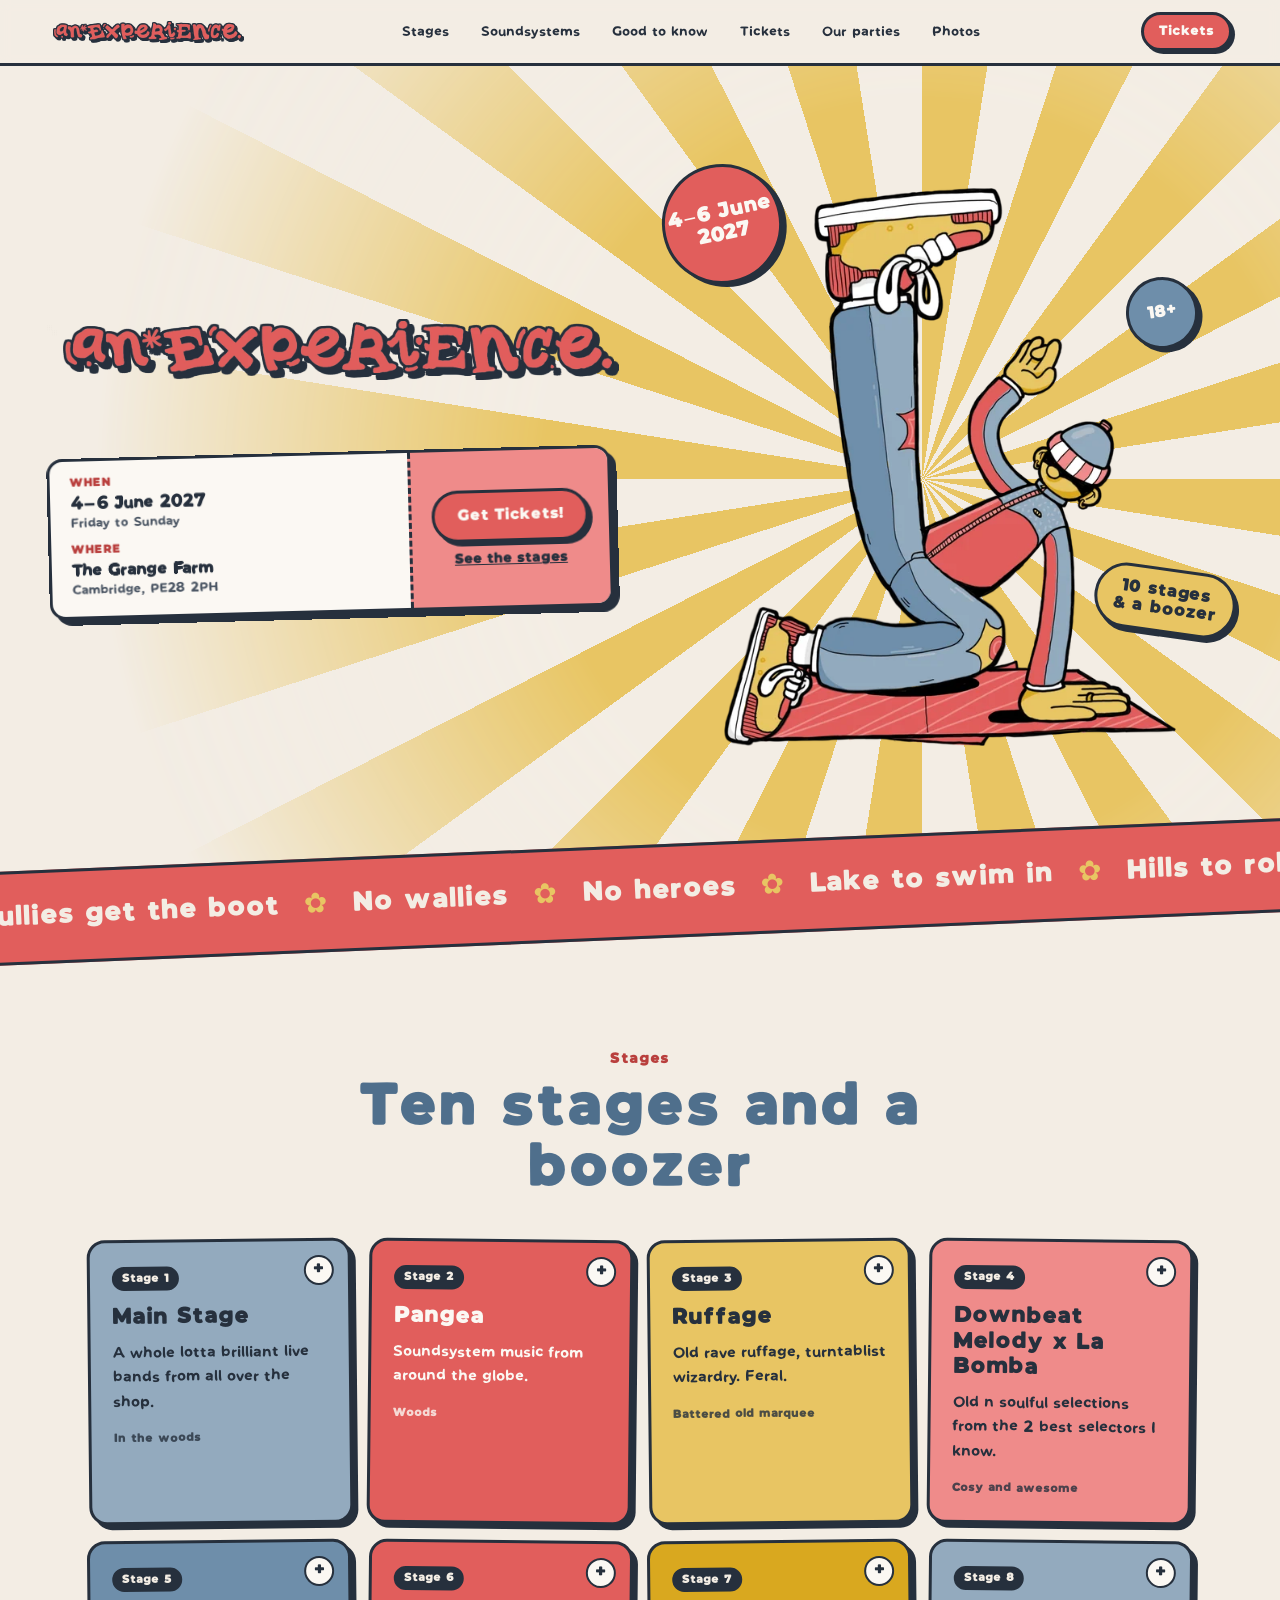
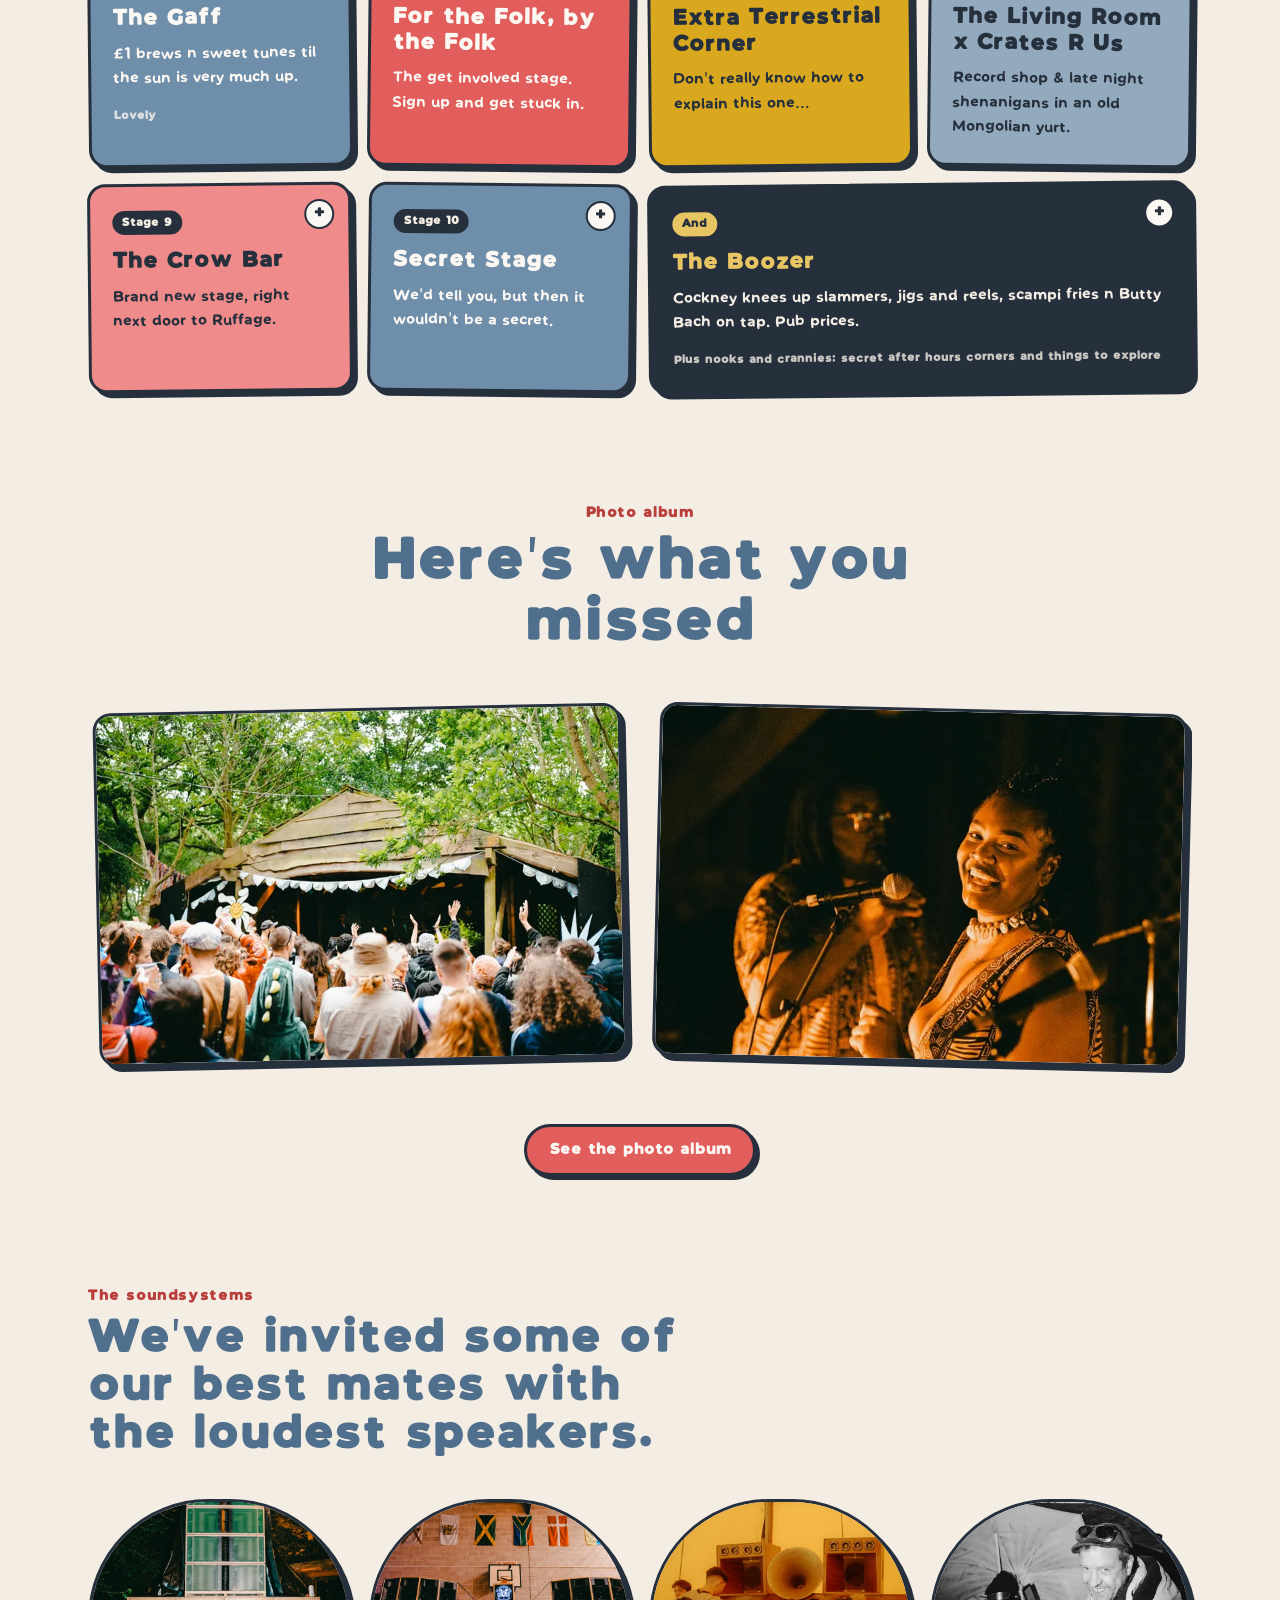
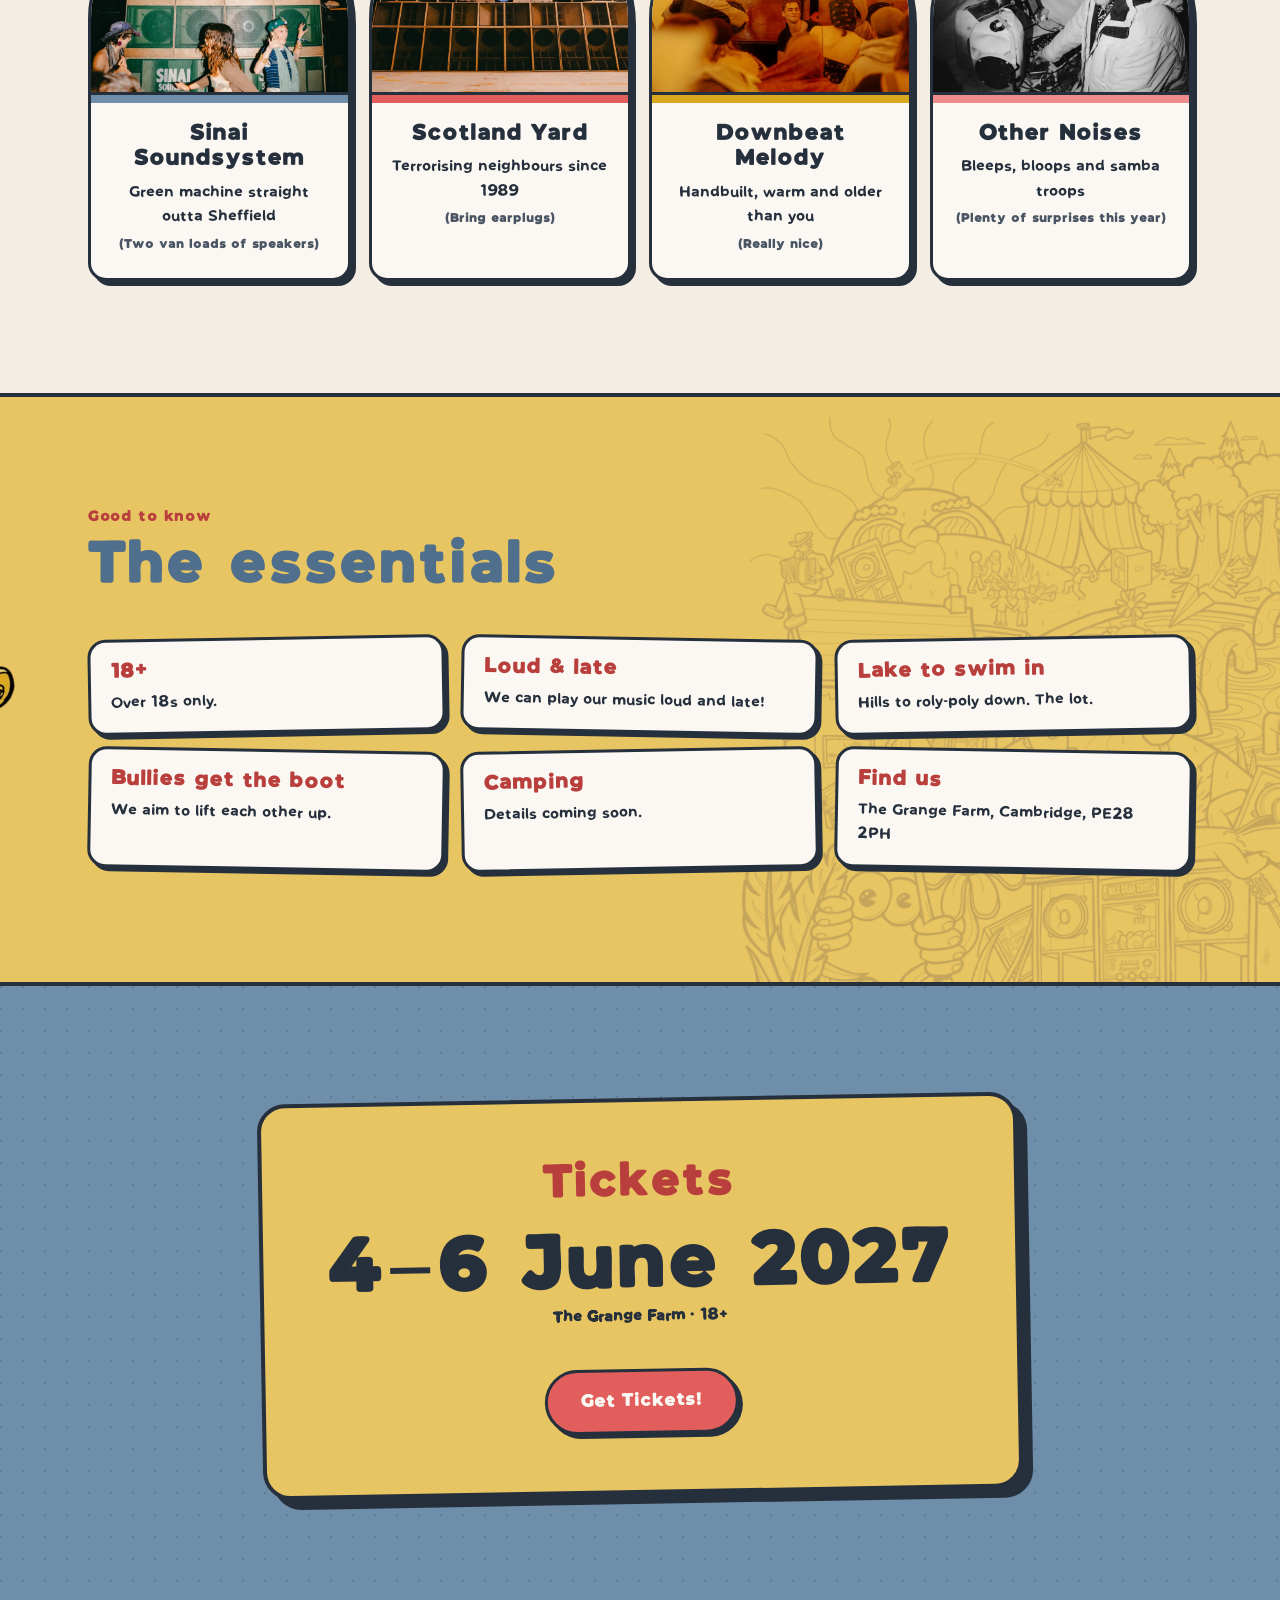
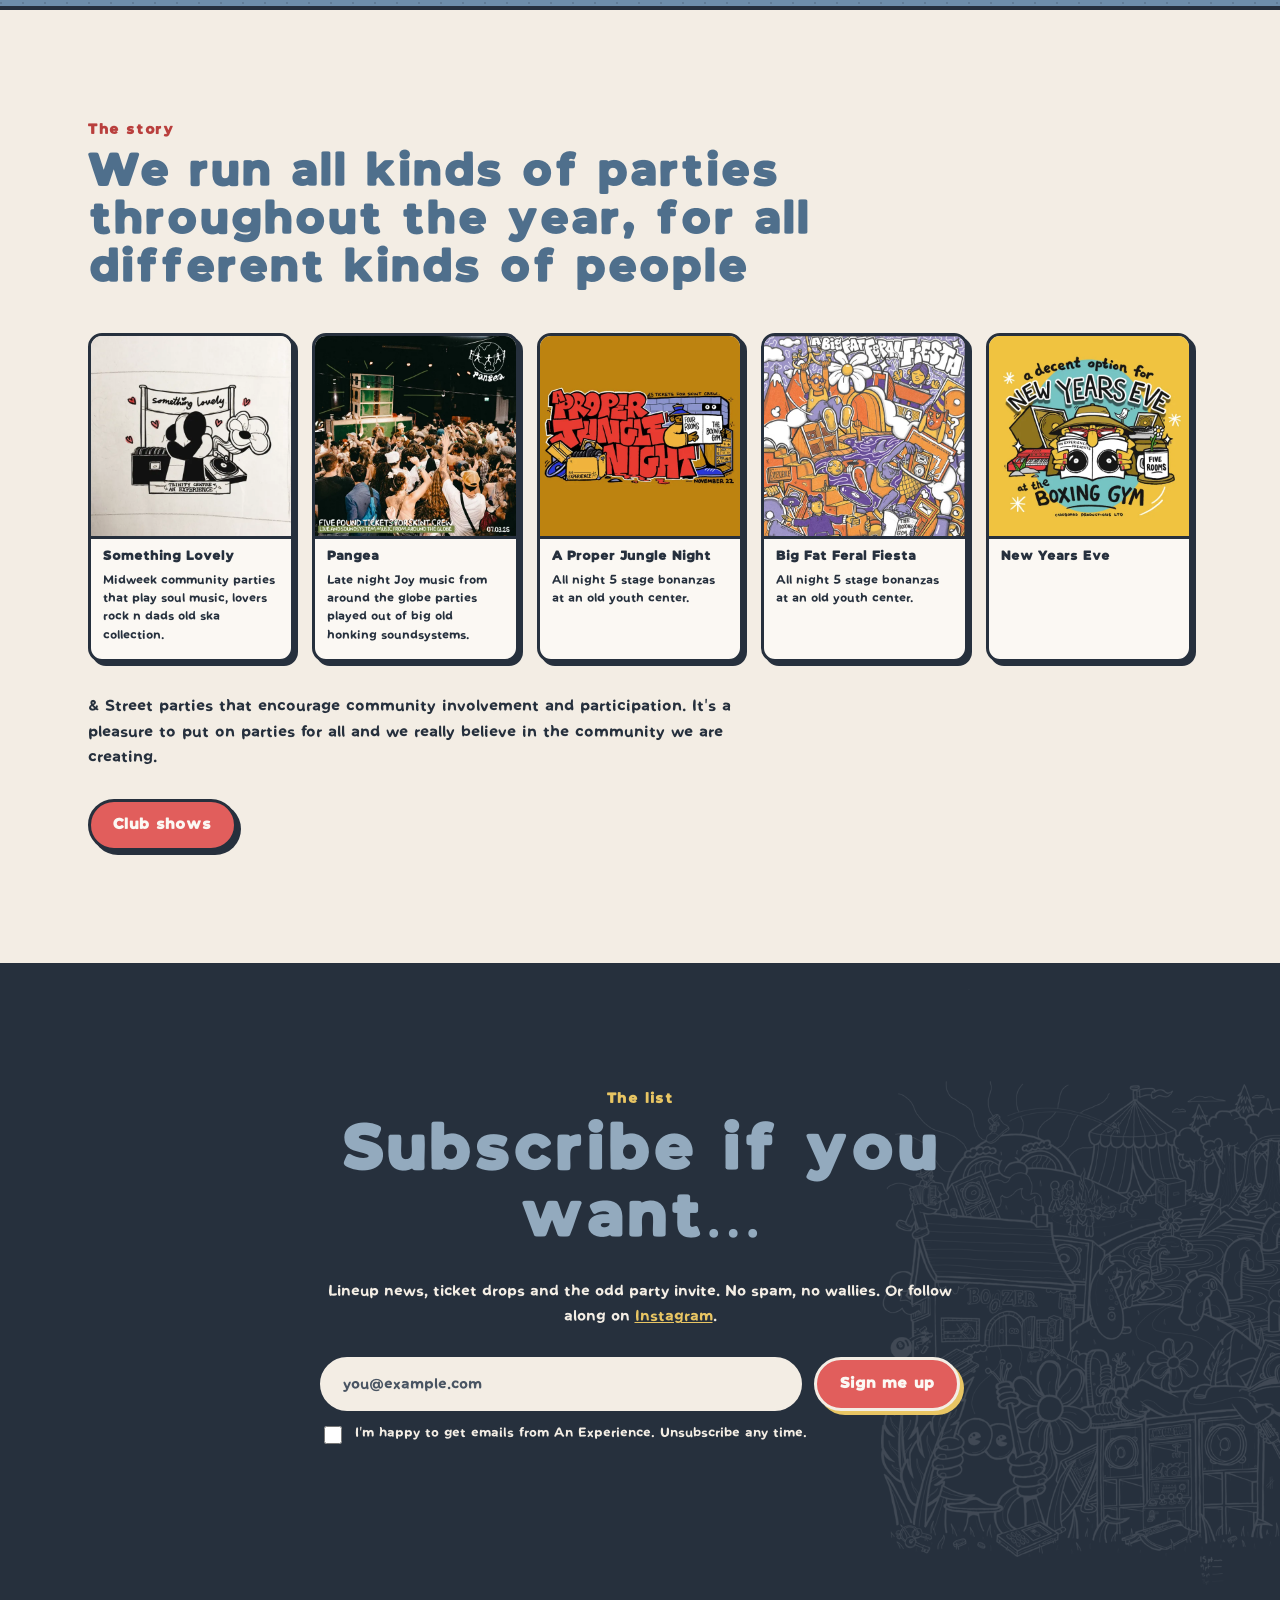
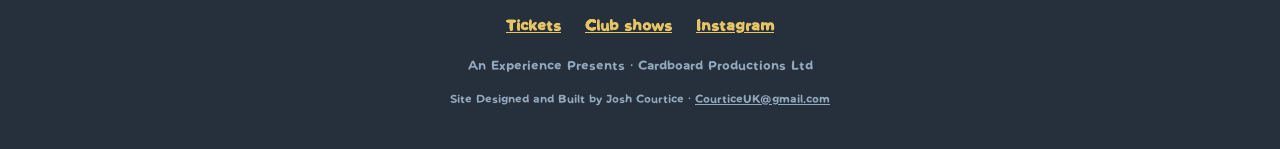
<file: index.html>
<!doctype html>
<html lang="en-GB">
<head>
  <meta charset="utf-8">
  <meta name="viewport" content="width=device-width, initial-scale=1">
  <title>An Experience Festival</title>
  <meta name="description" content="Music festival run by friends who love dancing. 4–6 June 2027 at The Grange Farm, Cambridge: ten stages, soundsystems, live bands, a lake and a proper boozer.">
  <meta name="robots" content="index, follow, max-image-preview:large">
  <meta property="og:site_name" content="An Experience Festival">
  <meta property="og:title" content="An Experience Festival">
  <meta property="og:description" content="A music festival run by a group of friends who love dancing. 4–6 June 2027, The Grange Farm, Cambridge.">
  <link rel="canonical" href="https://www.anexperience.co.uk/">
  <meta property="og:url" content="https://www.anexperience.co.uk/">
  <meta property="og:image" content="https://www.anexperience.co.uk/assets/img/og.jpg">
  <meta property="og:image:width" content="1200">
  <meta property="og:image:height" content="630">
  <meta property="og:image:alt" content="Illustrated festival map with the Boozer, a big top, a lake and the woods">
  <meta property="og:type" content="website">
  <meta property="og:locale" content="en_GB">
  <meta name="twitter:card" content="summary_large_image">
  <meta name="theme-color" content="#f3ede4">
  <link rel="icon" href="assets/img/favicon.svg" type="image/svg+xml">
  <link rel="preload" href="assets/fonts/chonkyboi.woff2" as="font" type="font/woff2" crossorigin>
  <link rel="preload" href="assets/fonts/comical-sans.woff2" as="font" type="font/woff2" crossorigin>
  <link rel="stylesheet" href="assets/css/styles.css">
  <script type="application/ld+json">
{
    "@context": "https://schema.org",
    "@type": "Festival",
    "name": "An Experience Festival 2027",
    "url": "https://www.anexperience.co.uk/",
    "image": ["https://www.anexperience.co.uk/assets/img/og.jpg"],
    "description": "A music festival run by a group of friends who love dancing. Ten stages and a boozer: live bands, soundsystems from around the globe, a lake to swim in and lots of nooks and crannies.",
    "startDate": "2027-06-04",
    "endDate": "2027-06-06",
    "eventStatus": "https://schema.org/EventScheduled",
    "eventAttendanceMode": "https://schema.org/OfflineEventAttendanceMode",
    "location": {
      "@type": "Place",
      "name": "The Grange Farm",
      "address": {
        "@type": "PostalAddress",
        "addressLocality": "Cambridge",
        "postalCode": "PE28 2PH",
        "addressCountry": "GB"
      }
    },
    "organizer": {
      "@type": "Organization",
      "name": "An Experience Presents",
      "sameAs": [
        "https://www.instagram.com/anexperience_presents/"
      ]
    },
    "offers": {
      "@type": "Offer",
      "url": "https://www.skiddle.com/e/43147330",
      "availability": "https://schema.org/InStock"
    },
    "typicalAgeRange": "18-"
  }
  </script>
</head>
<body>
  <a class="skip" href="#main">Skip to content</a>

  <header class="site-header">
    <a class="brand" href="#top"><img src="assets/img/logo-600.webp" width="600" height="56" alt="An Experience"></a>
    <button class="burger" type="button" aria-expanded="false" aria-controls="site-nav" aria-label="Menu"><span></span><span></span><span></span></button>
    <nav id="site-nav" aria-label="Main">
      <ul>
        <li><a href="#stages">Stages</a></li>
        <li><a href="#soundsystems">Soundsystems</a></li>
        <li><a href="#info">Good to know</a></li>
        <li><a href="#tickets">Tickets</a></li>
        <li><a href="#past">Our parties</a></li>
        <li><a href="photos.html">Photos</a></li>
      </ul>
    </nav>
    <a class="btn btn--small btn--red" href="https://www.skiddle.com/e/43147330" target="_blank" rel="noopener">Tickets</a>
  </header>

  <main id="main">
    <!-- HERO -->
    <section class="hero" id="top">
      <div class="hero__sun" aria-hidden="true"></div>
      <div class="hero__inner">
        <div class="hero__text">
          <h1 class="hero__title"><img src="assets/img/logo-1400.webp" width="1400" height="130" alt="An Experience Festival"></h1>

          <div class="ticket">
            <dl class="ticket__facts">
              <div>
                <dt>When</dt>
                <dd>4–6 June 2027 <small>Friday to Sunday</small></dd>
              </div>
              <div>
                <dt>Where</dt>
                <dd>The Grange Farm <small>Cambridge, PE28 2PH</small></dd>
              </div>
            </dl>
            <div class="ticket__stub">
              <a class="btn btn--red btn--jitter" href="https://www.skiddle.com/e/43147330" target="_blank" rel="noopener">Get Tickets!</a>
              <a class="ticket__link" href="#stages">See the stages</a>
            </div>
          </div>
        </div>

        <div class="hero__stage">
          <div class="hero__bboy" role="img" aria-label="Illustration of a b-boy in a beanie and tracksuit holding a freeze on a red mat, waving.">
            <!-- Arm sits behind the body (Josh's own layers) so the shoulder never shows a seam -->
            <img class="hero__bboy-arm" src="assets/img/bboy-arm-1000.webp" srcset="assets/img/bboy-arm-560.webp 560w, assets/img/bboy-arm-1000.webp 1000w" sizes="(min-width: 960px) 440px, 80vw" width="1000" height="1232" alt="">
            <img class="hero__bboy-body" src="assets/img/bboy-body-1000.webp" srcset="assets/img/bboy-body-560.webp 560w, assets/img/bboy-body-1000.webp 1000w" sizes="(min-width: 960px) 440px, 80vw" width="1000" height="1232" alt="">
          </div>
          <span class="sticker sticker--date" aria-hidden="true">4–6 June<br>2027</span>
          <span class="sticker sticker--stages" aria-hidden="true">10 stages<br>&amp; a boozer</span>
          <span class="sticker sticker--age" aria-hidden="true">18+</span>
        </div>
      </div>
    </section>

    <div class="ribbon" aria-hidden="true">
      <div class="ribbon__track">
        <span>Bullies get the boot</span><span>No wallies</span><span>No heroes</span><span>Lake to swim in</span><span>Hills to roly poly down</span><span>Loud and late</span><span>Bullies get the boot</span><span>No wallies</span><span>No heroes</span><span>Lake to swim in</span><span>Hills to roly poly down</span><span>Loud and late</span>
        <span>Bullies get the boot</span><span>No wallies</span><span>No heroes</span><span>Lake to swim in</span><span>Hills to roly poly down</span><span>Loud and late</span><span>Bullies get the boot</span><span>No wallies</span><span>No heroes</span><span>Lake to swim in</span><span>Hills to roly poly down</span><span>Loud and late</span>
      </div>
    </div>


    <!-- STAGES -->
    <section class="has-peeks stages-wrap" id="stages" aria-labelledby="stages-title">
      <div class="peek peek--left" style="--at: 8%; --size: 270px; --tilt: 6deg; --delay: 0s" aria-hidden="true"><img src="assets/img/peek/warehouse.webp" alt="" width="496" height="600" loading="lazy"></div>
      <div class="peek peek--right" style="--at: calc(100% - 380px); --size: 290px; --tilt: -5deg; --delay: 0s" aria-hidden="true"><img src="assets/img/peek/boozer.webp" alt="" width="600" height="479" loading="lazy"></div>
      <header class="section-head section-head--center">
        <p class="eyebrow">Stages</p>
        <h2 id="stages-title">Ten stages and a boozer</h2>
      </header>

      <div class="stages-board">
      <ol class="stages">
        <li class="stage stage--blue">
          <span class="stage__num">Stage 1</span>
          <h3><button class="stage__open" type="button" aria-expanded="false" aria-controls="stage-panel-1">Main Stage</button></h3>
          <p>A whole lotta brilliant live bands from all over the shop.</p>
          <p class="stage__where">In the woods</p>
        </li>
        <li class="stage stage--red">
          <span class="stage__num">Stage 2</span>
          <h3><button class="stage__open" type="button" aria-expanded="false" aria-controls="stage-panel-2">Pangea</button></h3>
          <p>Soundsystem music from around the globe.</p>
          <p class="stage__where">Woods</p>
        </li>
        <li class="stage stage--yellow">
          <span class="stage__num">Stage 3</span>
          <h3><button class="stage__open" type="button" aria-expanded="false" aria-controls="stage-panel-3">Ruffage</button></h3>
          <p>Old rave ruffage, turntablist wizardry. Feral.</p>
          <p class="stage__where">Battered old marquee</p>
        </li>
        <li class="stage stage--pink">
          <span class="stage__num">Stage 4</span>
          <h3><button class="stage__open" type="button" aria-expanded="false" aria-controls="stage-panel-4">Downbeat Melody x La Bomba</button></h3>
          <p>Old n soulful selections from the 2 best selectors I know.</p>
          <p class="stage__where">Cosy and awesome</p>
        </li>
        <li class="stage stage--slate">
          <span class="stage__num">Stage 5</span>
          <h3><button class="stage__open" type="button" aria-expanded="false" aria-controls="stage-panel-5">The Gaff</button></h3>
          <p>£1 brews n sweet tunes til the sun is very much up.</p>
          <p class="stage__where">Lovely</p>
        </li>
        <li class="stage stage--red">
          <span class="stage__num">Stage 6</span>
          <h3><button class="stage__open" type="button" aria-expanded="false" aria-controls="stage-panel-6">For the Folk, by the Folk</button></h3>
          <p>The get involved stage. Sign up and get stuck in.</p>
        </li>
        <li class="stage stage--mustard">
          <span class="stage__num">Stage 7</span>
          <h3><button class="stage__open" type="button" aria-expanded="false" aria-controls="stage-panel-7">Extra Terrestrial Corner</button></h3>
          <p>Don't really know how to explain this one…</p>
        </li>
        <li class="stage stage--blue">
          <span class="stage__num">Stage 8</span>
          <h3><button class="stage__open" type="button" aria-expanded="false" aria-controls="stage-panel-9">The Living Room x Crates R Us</button></h3>
          <p>Record shop &amp; late night shenanigans in an old Mongolian yurt.</p>
        </li>
        <li class="stage stage--pink">
          <span class="stage__num">Stage 9</span>
          <h3><button class="stage__open" type="button" aria-expanded="false" aria-controls="stage-panel-10">The Crow Bar</button></h3>
          <p>Brand new stage, right next door to Ruffage.</p>
        </li>
        <li class="stage stage--slate">
          <span class="stage__num">Stage 10</span>
          <h3><button class="stage__open" type="button" aria-expanded="false" aria-controls="stage-panel-11">Secret Stage</button></h3>
          <p>We'd tell you, but then it wouldn't be a secret.</p>
        </li>
        <li class="stage stage--ink">
          <span class="stage__num">And</span>
          <h3><button class="stage__open" type="button" aria-expanded="false" aria-controls="stage-panel-8">The Boozer</button></h3>
          <p>Cockney knees up slammers, jigs and reels, scampi fries n Butty Bach on tap. Pub prices.</p>
          <p class="stage__where">Plus nooks and crannies: secret after hours corners and things to explore</p>
        </li>
      </ol>

      <!-- Stage panels: one per card, opened by clicking the card.
           To add a photo, swap the img src (and write alt text). Put extra info in the stage-panel__body. -->
      <section class="stage-panel stage--blue" id="stage-panel-1" aria-labelledby="stage-panel-1-title" tabindex="-1" hidden>
        <button class="stage-panel__close" type="button" aria-label="Close Main Stage">&times;</button>
        <img class="stage-panel__photo" src="assets/img/stage-main-1200.webp" srcset="assets/img/stage-main-700.webp 700w, assets/img/stage-main-1200.webp 1200w" sizes="(max-width: 720px) 100vw, 600px" alt="A gospel choir on the Main Stage under the big An Experience sign, with the crowd's hands in the air" width="1200" height="1500" style="object-position: 50% 30%" loading="lazy">
        <div class="stage-panel__body">
          <span class="stage__num">Stage 1</span>
          <h3 id="stage-panel-1-title">Main Stage</h3>
          <p class="stage-panel__lede">A whole lotta brilliant live bands from all over the shop.</p>
            <p class="stage__where">In the woods</p>
          <p>Extended info coming soon. Who's playing, what it looks like, when it kicks off and anything else worth knowing.</p>
        </div>
      </section>
      <section class="stage-panel stage--red" id="stage-panel-2" aria-labelledby="stage-panel-2-title" tabindex="-1" hidden>
        <button class="stage-panel__close" type="button" aria-label="Close Pangea">&times;</button>
        <img class="stage-panel__photo" src="assets/img/stage-pangea-1200.webp" srcset="assets/img/stage-pangea-700.webp 700w, assets/img/stage-pangea-1200.webp 1200w" sizes="(max-width: 720px) 100vw, 600px" alt="A packed night-time crowd under glowing paper flowers and the Pangea lantern" width="1200" height="800" loading="lazy">
        <div class="stage-panel__body">
          <span class="stage__num">Stage 2</span>
          <h3 id="stage-panel-2-title">Pangea</h3>
          <p class="stage-panel__lede">Soundsystem music from around the globe.</p>
            <p class="stage__where">Woods</p>
          <p>Extended info coming soon. Who's playing, what it looks like, when it kicks off and anything else worth knowing.</p>
        </div>
      </section>
      <section class="stage-panel stage--yellow" id="stage-panel-3" aria-labelledby="stage-panel-3-title" tabindex="-1" hidden>
        <button class="stage-panel__close" type="button" aria-label="Close Ruffage">&times;</button>
        <img class="stage-panel__photo" src="assets/img/stage-ruffage-1200.webp" srcset="assets/img/stage-ruffage-700.webp 700w, assets/img/stage-ruffage-1200.webp 1200w" sizes="(max-width: 720px) 100vw, 600px" alt="Old vinyl records hanging from the roof of the Ruffage marquee over a packed crowd" width="1200" height="800" loading="lazy">
        <div class="stage-panel__body">
          <span class="stage__num">Stage 3</span>
          <h3 id="stage-panel-3-title">Ruffage</h3>
          <p class="stage-panel__lede">Old rave ruffage, turntablist wizardry. Feral.</p>
            <p class="stage__where">Battered old marquee</p>
          <p>Extended info coming soon. Who's playing, what it looks like, when it kicks off and anything else worth knowing.</p>
        </div>
      </section>
      <section class="stage-panel stage--pink" id="stage-panel-4" aria-labelledby="stage-panel-4-title" tabindex="-1" hidden>
        <button class="stage-panel__close" type="button" aria-label="Close Downbeat Melody x La Bomba">&times;</button>
        <img class="stage-panel__photo" src="assets/img/stage-downbeat-1200.webp" srcset="assets/img/stage-downbeat-700.webp 700w, assets/img/stage-downbeat-1200.webp 1200w" sizes="(max-width: 720px) 100vw, 600px" alt="A smiling selector in front of a wooden soundsystem with a big horn speaker" width="1200" height="1500" loading="lazy">
        <div class="stage-panel__body">
          <span class="stage__num">Stage 4</span>
          <h3 id="stage-panel-4-title">Downbeat Melody x La Bomba</h3>
          <p class="stage-panel__lede">Old n soulful selections from the 2 best selectors I know.</p>
            <p class="stage__where">Cosy and awesome</p>
          <p>Extended info coming soon. Who's playing, what it looks like, when it kicks off and anything else worth knowing.</p>
        </div>
      </section>
      <section class="stage-panel stage--slate" id="stage-panel-5" aria-labelledby="stage-panel-5-title" tabindex="-1" hidden>
        <button class="stage-panel__close" type="button" aria-label="Close The Gaff">&times;</button>
        <img class="stage-panel__photo" src="assets/img/stage-gaff-1200.webp" srcset="assets/img/stage-gaff-700.webp 700w, assets/img/stage-gaff-1200.webp 1200w" sizes="(max-width: 720px) 100vw, 600px" alt="People lounging on the grass outside The Gaff tea tent under bunting" width="1200" height="1800" loading="lazy">
        <div class="stage-panel__body">
          <span class="stage__num">Stage 5</span>
          <h3 id="stage-panel-5-title">The Gaff</h3>
          <p class="stage-panel__lede">£1 brews n sweet tunes til the sun is very much up.</p>
            <p class="stage__where">Lovely</p>
          <p>Extended info coming soon. Who's playing, what it looks like, when it kicks off and anything else worth knowing.</p>
        </div>
      </section>
      <section class="stage-panel stage--red" id="stage-panel-6" aria-labelledby="stage-panel-6-title" tabindex="-1" hidden>
        <button class="stage-panel__close" type="button" aria-label="Close For the Folk, by the Folk">&times;</button>
        <img class="stage-panel__photo" src="assets/img/stage-folk-1200.webp" srcset="assets/img/stage-folk-700.webp 700w, assets/img/stage-folk-1200.webp 1200w" sizes="(max-width: 720px) 100vw, 600px" alt="A packed crowd dancing to a fiddle band under a red and blue patterned tent roof" width="1200" height="800" loading="lazy">
        <div class="stage-panel__body">
          <span class="stage__num">Stage 6</span>
          <h3 id="stage-panel-6-title">For the Folk, by the Folk</h3>
          <p class="stage-panel__lede">The get involved stage. Sign up and get stuck in.</p>
          <p>Extended info coming soon. Who's playing, what it looks like, when it kicks off and anything else worth knowing.</p>
        </div>
      </section>
      <section class="stage-panel stage--mustard" id="stage-panel-7" aria-labelledby="stage-panel-7-title" tabindex="-1" hidden>
        <button class="stage-panel__close" type="button" aria-label="Close Extra Terrestrial Corner">&times;</button>
        <img class="stage-panel__photo" src="assets/img/stage-et-1200.webp" srcset="assets/img/stage-et-700.webp 700w, assets/img/stage-et-1200.webp 1200w" sizes="(max-width: 720px) 100vw, 600px" alt="A DJ in a green alien mask and dungarees scratching a blue record" width="1200" height="1500" loading="lazy">
        <div class="stage-panel__body">
          <span class="stage__num">Stage 7</span>
          <h3 id="stage-panel-7-title">Extra Terrestrial Corner</h3>
          <p class="stage-panel__lede">Don't really know how to explain this one…</p>
          <p>Extended info coming soon. Who's playing, what it looks like, when it kicks off and anything else worth knowing.</p>
        </div>
      </section>
      <section class="stage-panel stage--blue" id="stage-panel-9" aria-labelledby="stage-panel-9-title" tabindex="-1" hidden>
        <button class="stage-panel__close" type="button" aria-label="Close The Living Room x Crates R Us">&times;</button>
        <img class="stage-panel__photo" src="assets/img/stage-livingroom-1200.webp" srcset="assets/img/stage-livingroom-700.webp 700w, assets/img/stage-livingroom-1200.webp 1200w" sizes="(max-width: 720px) 100vw, 600px" alt="Inside the Mongolian yurt: a big soundsystem and DJ booth under the painted roof, with a rug, plants and a cuckoo clock" width="1200" height="800" loading="lazy">
        <div class="stage-panel__body">
          <span class="stage__num">Stage 8</span>
          <h3 id="stage-panel-9-title">The Living Room x Crates R Us</h3>
          <p class="stage-panel__lede">Record shop &amp; late night shenanigans in an old Mongolian yurt.</p>
          <p>Extended info coming soon.</p>
        </div>
      </section>
      <section class="stage-panel stage--pink" id="stage-panel-10" aria-labelledby="stage-panel-10-title" tabindex="-1" hidden>
        <button class="stage-panel__close" type="button" aria-label="Close The Crow Bar">&times;</button>
        <img class="stage-panel__photo" src="assets/img/stage-placeholder.svg" alt="" width="400" height="300" loading="lazy">
        <div class="stage-panel__body">
          <span class="stage__num">Stage 9</span>
          <h3 id="stage-panel-10-title">The Crow Bar</h3>
          <p class="stage-panel__lede">Brand new stage, right next door to Ruffage.</p>
          <p>Extended info coming soon.</p>
        </div>
      </section>
      <section class="stage-panel stage--slate" id="stage-panel-11" aria-labelledby="stage-panel-11-title" tabindex="-1" hidden>
        <button class="stage-panel__close" type="button" aria-label="Close Secret Stage">&times;</button>
        <img class="stage-panel__photo" src="assets/img/stage-placeholder.svg" alt="" width="400" height="300" loading="lazy">
        <div class="stage-panel__body">
          <span class="stage__num">Stage 10</span>
          <h3 id="stage-panel-11-title">Secret Stage</h3>
          <p class="stage-panel__lede">We'd tell you, but then it wouldn't be a secret.</p>
          <p>Keep your eyes peeled.</p>
        </div>
      </section>
      <section class="stage-panel stage--ink" id="stage-panel-8" aria-labelledby="stage-panel-8-title" tabindex="-1" hidden>
        <button class="stage-panel__close" type="button" aria-label="Close The Boozer">&times;</button>
        <img class="stage-panel__photo" src="assets/img/stage-boozer-1200.webp" srcset="assets/img/stage-boozer-700.webp 700w, assets/img/stage-boozer-1200.webp 1200w" sizes="(max-width: 720px) 100vw, 600px" alt="A bartender in a snail hat and hi-vis shouting cheerfully behind the Boozer bar" width="1200" height="1500" loading="lazy">
        <div class="stage-panel__body">
          <span class="stage__num">And</span>
          <h3 id="stage-panel-8-title">The Boozer</h3>
          <p class="stage-panel__lede">Cockney knees up slammers, jigs and reels, scampi fries n Butty Bach on tap. Pub prices.</p>
            <p class="stage__where">Plus nooks and crannies: secret after hours corners and things to explore</p>
          <p>Extended info coming soon. Who's playing, what it looks like, when it kicks off and anything else worth knowing.</p>
        </div>
      </section>
      </div>
    </section>

    <!-- PHOTOS: a carousel of favourites, all open the photo album -->
    <section class="has-peeks snaps" aria-labelledby="snaps-title">
      <div class="peek peek--left" style="--at: 22%; --size: 230px; --tilt: 10deg; --delay: 0s" aria-hidden="true"><img src="assets/img/peek/gramophone.webp" alt="" width="393" height="600" loading="lazy"></div>
      <header class="section-head section-head--center">
        <p class="eyebrow">Photo album</p>
        <h2 id="snaps-title">Here's what you missed</h2>
      </header>
      <!-- Carousel: shows these two photos, or every photo in the shared Google Drive
           folder once data-drive-folder and data-drive-key are filled in (see README). -->
      <div class="carousel" data-drive-folder="" data-drive-key="">
        <button class="carousel__btn carousel__btn--prev" type="button" aria-label="Previous photo">&#8249;</button>
        <ul class="carousel__track" aria-label="Festival photos">
          <li class="carousel__slide"><a class="snap" href="photos.html"><img src="assets/img/snap-crowd-1200.webp" srcset="assets/img/snap-crowd-700.webp 700w, assets/img/snap-crowd-1200.webp 1200w" sizes="(max-width: 720px) 100vw, 600px" width="1200" height="800" alt="A crowd with hands in the air in front of the wooden Main Stage in the woods" loading="lazy"></a></li>
          <li class="carousel__slide"><a class="snap" href="photos.html"><img src="assets/img/snap-singer-1200.webp" srcset="assets/img/snap-singer-700.webp 700w, assets/img/snap-singer-1200.webp 1200w" sizes="(max-width: 720px) 100vw, 600px" width="1200" height="800" alt="A singer in a cowrie shell necklace beaming at the camera on a warm-lit stage" loading="lazy"></a></li>
        </ul>
        <button class="carousel__btn carousel__btn--next" type="button" aria-label="Next photo">&#8250;</button>
      </div>
      <p class="snaps__more"><a class="btn btn--red" href="photos.html">See the photo album</a></p>
    </section>

    <!-- SOUNDSYSTEMS (copy from the current site's Soundsystems page) -->
    <section class="has-peeks systems-wrap" id="soundsystems" aria-labelledby="systems-title">
      <div class="peek peek--right" style="--at: 62%; --size: 150px; --tilt: -10deg; --delay: 0s" aria-hidden="true"><img src="assets/img/peek/speaker.webp" alt="" width="394" height="600" loading="lazy"></div>
      <div class="peek peek--left" style="--at: 58%; --size: 180px; --tilt: 9deg; --delay: 0s" aria-hidden="true"><img src="assets/img/peek/sub.webp" alt="" width="598" height="600" loading="lazy"></div>
      <header class="section-head">
        <p class="eyebrow">The soundsystems</p>
        <h2 id="systems-title">We've invited some of our best mates with the loudest speakers.</h2>
      </header>
      <!-- Swap each placeholder for a photo of the rig (4:3 landscape, around 800x600, in assets/img/soundsystems/) and add alt text. -->
      <ul class="systems">
        <li class="system system--slate">
          <img class="system__photo" src="assets/img/soundsystems/sinai.webp" width="800" height="600" alt="People dancing in front of Sinai Soundsystem's green speaker stack in the woods at night" loading="lazy">
          <div class="system__body">
            <h3><a class="system__link" href="https://www.instagram.com/sinaisound/" target="_blank" rel="noopener">Sinai Soundsystem</a></h3>
            <p>Green machine straight outta Sheffield</p>
            <p class="system__aside">(Two van loads of speakers)</p>
          </div>
        </li>
        <li class="system system--coral">
          <img class="system__photo" src="assets/img/soundsystems/scotland-yard.webp" width="800" height="600" alt="Scotland Yard Soundsystem's speaker wall lined up under flags in a sports hall" loading="lazy">
          <div class="system__body">
            <h3><a class="system__link" href="https://www.scotlandyardsound.co.uk/" target="_blank" rel="noopener">Scotland Yard</a></h3>
            <p>Terrorising neighbours since 1989</p>
            <p class="system__aside">(Bring earplugs)</p>
          </div>
        </li>
        <li class="system system--mustard">
          <img class="system__photo" src="assets/img/soundsystems/downbeat-melody.webp" width="800" height="600" alt="Downbeat Melody's wooden speaker boxes and big horn in a tipi, with people dancing" loading="lazy">
          <div class="system__body">
            <h3><a class="system__link" href="https://www.trinitybristol.org.uk/about/news/latest-news/in-conversation-steve-rice-and-downbeat-melody-soundsystem" target="_blank" rel="noopener">Downbeat Melody</a></h3>
            <p>Handbuilt, warm and older than you</p>
            <p class="system__aside">(Really nice)</p>
          </div>
        </li>
        <li class="system system--pink">
          <img class="system__photo" src="assets/img/soundsystems/other-noises.webp" width="800" height="600" alt="Other Noises at the controls of a homemade rig under an umbrella, grinning at the camera" loading="lazy">
          <div class="system__body">
            <h3>Other Noises</h3>
            <p>Bleeps, bloops and samba troops</p>
            <p class="system__aside">(Plenty of surprises this year)</p>
          </div>
        </li>
        <li class="peek peek--up peek--behind" style="--x: 87.5%; --size: 170px; --tilt: 8deg; --out: 28%; --delay: 0s" aria-hidden="true"><img src="assets/img/peek/speaker-stack.webp" alt="" width="480" height="600" loading="lazy"></li>
      </ul>
    </section>

    <!-- GOOD TO KNOW -->
    <section class="has-peeks info" id="info" aria-labelledby="info-title">
      <div class="peek peek--right" style="--at: 2%; --size: 260px; --tilt: -14deg; --delay: 0s" aria-hidden="true"><img src="assets/img/peek/biker.webp" alt="" width="427" height="600" loading="lazy"></div>
      <div class="peek peek--left" style="--at: 40%; --size: 230px; --tilt: 16deg; --delay: 0s" aria-hidden="true"><img src="assets/img/peek/bass.webp" alt="" width="324" height="600" loading="lazy"></div>
      <div class="info__inner">
        <header class="section-head">
          <p class="eyebrow">Good to know</p>
          <h2 id="info-title">The essentials</h2>
        </header>
        <ul class="facts">
        <li class="fact">
          <h3>18+</h3>
          <p>Over 18s only.</p>
        </li>
        <li class="fact">
          <h3>Loud &amp; late</h3>
          <p>We can play our music loud and late!</p>
        </li>
        <li class="fact">
          <h3>Lake to swim in</h3>
          <p>Hills to roly-poly down. The lot.</p>
        </li>
        <li class="fact">
          <h3>Bullies get the boot</h3>
          <p>We aim to lift each other up.</p>
        </li>
        <li class="fact">
          <h3>Camping</h3>
          <p>Details coming soon.</p>
        </li>
        <li class="fact">
          <h3>Find us</h3>
          <p>The Grange Farm, Cambridge, PE28 2PH</p>
        </li>
      </ul>
      </div>
    </section>

    <!-- TICKETS -->
    <section class="has-peeks tickets" id="tickets" aria-labelledby="tickets-title">
      <div class="peek peek--up peek--floor" style="--x: 9%; --size: 170px; --tilt: 4deg; --out: 6%; --delay: 0s" aria-hidden="true"><img src="assets/img/peek/sunflower.webp" alt="" width="205" height="600" loading="lazy"></div>
      <div class="peek peek--right" style="--at: 10%; --size: 290px; --tilt: -14deg; --delay: 0s" aria-hidden="true"><img src="assets/img/peek/bboy.webp" alt="" width="487" height="600" loading="lazy"></div>
      <div class="tickets__card">
        <h2 id="tickets-title">Tickets</h2>
        <div class="tickets__price">
          <span class="tickets__amount">4–6 June 2027</span>
          <span class="tickets__what">The Grange Farm · 18+</span>
        </div>
        <a class="btn btn--red btn--big" href="https://www.skiddle.com/e/43147330" target="_blank" rel="noopener">Get Tickets!</a>
      </div>
    </section>

    <!-- PAST PARTIES -->
    <section class="has-peeks past" id="past" aria-labelledby="past-title">
      <header class="section-head">
        <p class="eyebrow">The story</p>
        <h2 id="past-title">We run all kinds of parties throughout the year, for all different kinds of people</h2>
      </header>
      <ul class="past__grid">
        <li>
          <img src="assets/img/past-something-lovely.webp" width="600" height="600" loading="lazy" alt="Something Lovely illustration of two people embracing behind decks">
          <div class="past__text"><span>Something Lovely</span><p>Midweek community parties that play soul music, lovers rock n dads old ska collection.</p></div>
        </li>
        <li>
          <img src="assets/img/past-pangea.webp" width="600" height="600" loading="lazy" alt="A packed dancefloor at Pangea">
          <div class="past__text"><span>Pangea</span><p>Late night Joy music from around the globe parties played out of big old honking soundsystems.</p></div>
        </li>
        <li>
          <img src="assets/img/past-jungle-night.webp" width="600" height="600" loading="lazy" alt="A Proper Jungle Night flyer">
          <div class="past__text"><span>A Proper Jungle Night</span><p>All night 5 stage bonanzas at an old youth center.</p></div>
        </li>
        <li>
          <img src="assets/img/past-feral-fiesta.webp" width="600" height="600" loading="lazy" alt="A Big Fat Feral Fiesta illustrated flyer">
          <div class="past__text"><span>Big Fat Feral Fiesta</span><p>All night 5 stage bonanzas at an old youth center.</p></div>
        </li>
        <li>
          <img src="assets/img/past-nye.webp" width="600" height="600" loading="lazy" alt="A decent option for New Years Eve flyer">
          <div class="past__text"><span>New Years Eve</span></div>
        </li>
      </ul>
      <p class="past__outro">&amp; Street parties that encourage community involvement and participation. It's a pleasure to put on parties for all and we really believe in the community we are creating.</p>
      <p class="past__more"><a class="btn btn--red" href="https://www.headfirstbristol.co.uk/checkout/anexperiencepresents-" target="_blank" rel="noopener">Club shows</a></p>
    </section>

    <!-- NEWSLETTER -->
    <section class="newsletter" id="newsletter" aria-labelledby="newsletter-title">
      <div class="newsletter__inner">
        <p class="eyebrow">The list</p>
        <h2 id="newsletter-title">Subscribe if you want…</h2>
        <p>Lineup news, ticket drops and the odd party invite. No spam, no wallies. Or follow along on <a href="https://www.instagram.com/anexperience_presents/" target="_blank" rel="noopener">Instagram</a>.</p>
        <!-- PLACEHOLDER: set action to the mailing list provider's endpoint -->
        <form class="signup" action="#" method="post" novalidate>
          <label class="visually-hidden" for="email">Email address</label>
          <input id="email" name="email" type="email" autocomplete="email" placeholder="you@example.com" required>
          <button class="btn btn--red" type="submit">Sign me up</button>
          <label class="signup__consent">
            <input type="checkbox" name="consent" required>
            <span>I'm happy to get emails from An Experience. Unsubscribe any time.</span>
          </label>
          <p class="signup__msg" role="status" aria-live="polite"></p>
        </form>
      </div>
    </section>
  </main>

  <footer class="site-footer">
    <ul class="site-footer__links">
      <li><a href="https://www.skiddle.com/e/43147330" target="_blank" rel="noopener">Tickets</a></li>
      <li><a href="https://www.headfirstbristol.co.uk/checkout/anexperiencepresents-" target="_blank" rel="noopener">Club shows</a></li>
      <li><a href="https://www.instagram.com/anexperience_presents/" target="_blank" rel="noopener">Instagram</a></li>
    </ul>
    <p class="site-footer__small">An Experience Presents · Cardboard Productions Ltd</p>
    <p class="site-footer__small site-footer__credit">Site Designed and Built by Josh Courtice · <a href="mailto:CourticeUK@gmail.com">CourticeUK@gmail.com</a></p>
  </footer>

  <script src="assets/js/main.js" defer></script>
  <script src="assets/js/carousel.js" defer></script>
</body>
</html>
</file>
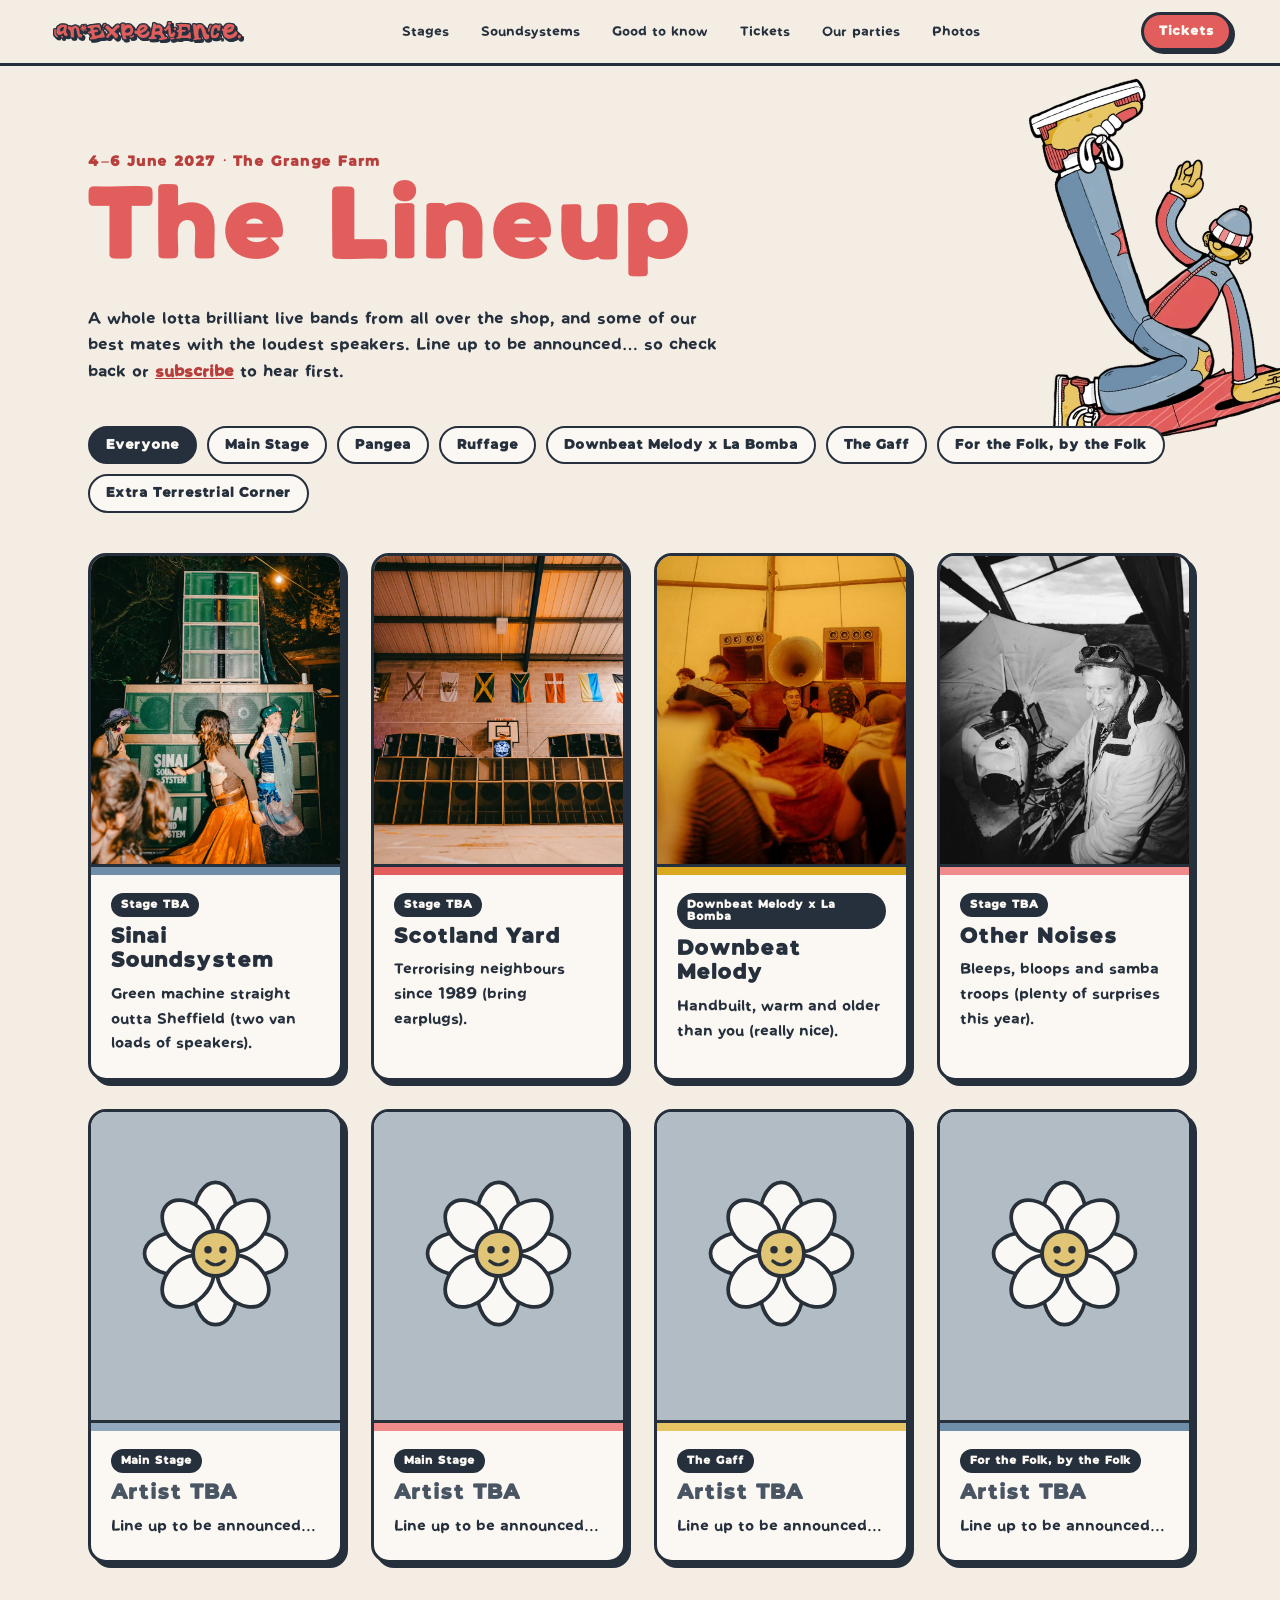
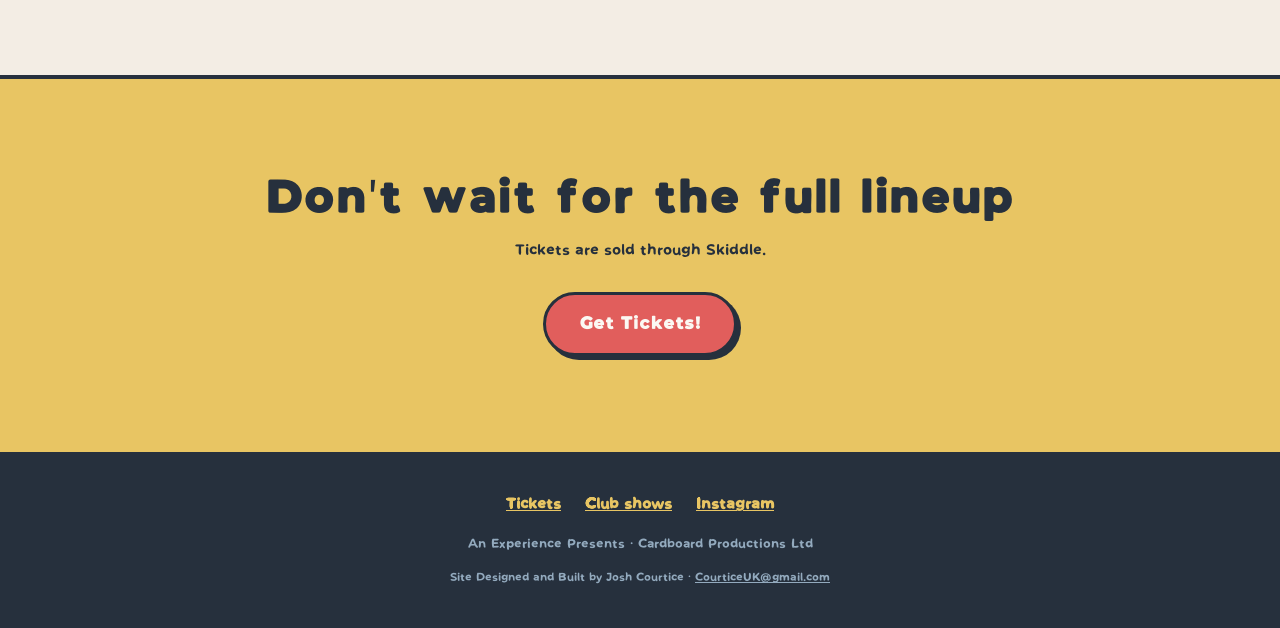
<file: lineup.html>
<!doctype html>
<html lang="en-GB">
<head>
  <meta charset="utf-8">
  <meta name="viewport" content="width=device-width, initial-scale=1">
  <title>The Lineup · An Experience Festival</title>
  <meta name="description" content="Who's playing An Experience Festival, 4–6 June 2027 at The Grange Farm, Cambridge. Lineup to be announced.">
  <meta name="robots" content="noindex, follow">
  <meta property="og:site_name" content="An Experience Festival">
  <meta property="og:title" content="The Lineup · An Experience Festival">
  <meta property="og:description" content="A music festival run by a group of friends who love dancing. 4–6 June 2027, The Grange Farm, Cambridge.">
  <link rel="canonical" href="https://www.anexperience.co.uk/lineup.html">
  <meta property="og:url" content="https://www.anexperience.co.uk/lineup.html">
  <meta property="og:image" content="https://www.anexperience.co.uk/assets/img/og.jpg">
  <meta property="og:image:width" content="1200">
  <meta property="og:image:height" content="630">
  <meta property="og:image:alt" content="Illustrated festival map with the Boozer, a big top, a lake and the woods">
  <meta property="og:type" content="website">
  <meta property="og:locale" content="en_GB">
  <meta name="twitter:card" content="summary_large_image">
  <meta name="theme-color" content="#f3ede4">
  <link rel="icon" href="assets/img/favicon.svg" type="image/svg+xml">
  <link rel="preload" href="assets/fonts/chonkyboi.woff2" as="font" type="font/woff2" crossorigin>
  <link rel="preload" href="assets/fonts/comical-sans.woff2" as="font" type="font/woff2" crossorigin>
  <link rel="stylesheet" href="assets/css/styles.css">
</head>
<body>
  <a class="skip" href="#main">Skip to content</a>

  <header class="site-header">
    <a class="brand" href="index.html"><img src="assets/img/logo-600.webp" width="600" height="56" alt="An Experience"></a>
    <button class="burger" type="button" aria-expanded="false" aria-controls="site-nav" aria-label="Menu"><span></span><span></span><span></span></button>
    <nav id="site-nav" aria-label="Main">
      <ul>
        <li><a href="index.html#stages">Stages</a></li>
        <li><a href="index.html#soundsystems">Soundsystems</a></li>
        <li><a href="index.html#info">Good to know</a></li>
        <li><a href="index.html#tickets">Tickets</a></li>
        <li><a href="index.html#past">Our parties</a></li>
        <li><a href="photos.html">Photos</a></li>
      </ul>
    </nav>
    <a class="btn btn--small btn--red" href="https://www.skiddle.com/e/43147330" target="_blank" rel="noopener">Tickets</a>
  </header>

  <main id="main">
    <section class="has-peeks page-hero">
      <div class="peek peek--right" style="--at: 4%; --size: 290px; --tilt: -14deg; --delay: 0s" aria-hidden="true"><img src="assets/img/peek/bboy.webp" alt="" width="487" height="600" loading="lazy"></div>
      <p class="eyebrow">4–6 June 2027 · The Grange Farm</p>
      <h1 class="page-hero__title">The Lineup</h1>
      <p class="page-hero__lede">A whole lotta brilliant live bands from all over the shop, and some of our best mates with the loudest speakers. Line up to be announced… so check back or <a href="index.html#newsletter">subscribe</a> to hear first.</p>
    </section>

    <section class="has-peeks lineup-page" aria-label="Artists">
      <div class="chips" role="group" aria-label="Filter by stage" hidden>
          <button type="button" class="chip" data-filter="all" aria-pressed="true">Everyone</button>
          <button type="button" class="chip" data-filter="main" aria-pressed="false">Main Stage</button>
          <button type="button" class="chip" data-filter="pangea" aria-pressed="false">Pangea</button>
          <button type="button" class="chip" data-filter="ruffage" aria-pressed="false">Ruffage</button>
          <button type="button" class="chip" data-filter="downbeat" aria-pressed="false">Downbeat Melody x La Bomba</button>
          <button type="button" class="chip" data-filter="gaff" aria-pressed="false">The Gaff</button>
          <button type="button" class="chip" data-filter="folk" aria-pressed="false">For the Folk, by the Folk</button>
          <button type="button" class="chip" data-filter="et" aria-pressed="false">Extra Terrestrial Corner</button>
      </div>

      <!--
        To add an artist, copy one <li> below and change:
        - data-stage: main, pangea, ruffage, downbeat, gaff, folk, et (or tba)
        - the photo src (a 4:5 portrait, around 800x1000, saved in assets/img/artists/)
        - alt text describing the photo, e.g. "Sinai Soundsystem behind the decks"
        - the stage label, name and description
        Remove the artist--tba class once it's a real act.
      -->
      <ul class="artists">
        <li class="artist artist--slate" data-stage="tba">
          <img class="artist__photo" src="assets/img/artists/sinai.webp" width="800" height="1000" alt="Dancers in front of Sinai Soundsystem's green speaker stack at night" loading="lazy">
          <div class="artist__body">
            <span class="artist__stage">Stage TBA</span>
            <h2 class="artist__name">Sinai Soundsystem</h2>
            <p>Green machine straight outta Sheffield (two van loads of speakers).</p>
          </div>
        </li>
        <li class="artist artist--coral" data-stage="tba">
          <img class="artist__photo" src="assets/img/artists/scotland-yard.webp" width="800" height="1000" alt="Scotland Yard Soundsystem's speaker wall lined up under flags in a sports hall" loading="lazy">
          <div class="artist__body">
            <span class="artist__stage">Stage TBA</span>
            <h2 class="artist__name">Scotland Yard</h2>
            <p>Terrorising neighbours since 1989 (bring earplugs).</p>
          </div>
        </li>
        <li class="artist artist--mustard" data-stage="downbeat">
          <img class="artist__photo" src="assets/img/artists/downbeat-melody.webp" width="800" height="1000" alt="Downbeat Melody's wooden speaker boxes and big horn in a tipi, with people dancing" loading="lazy">
          <div class="artist__body">
            <span class="artist__stage">Downbeat Melody x La Bomba</span>
            <h2 class="artist__name">Downbeat Melody</h2>
            <p>Handbuilt, warm and older than you (really nice).</p>
          </div>
        </li>
        <li class="artist artist--pink" data-stage="tba">
          <img class="artist__photo" src="assets/img/artists/other-noises.webp" width="800" height="1000" alt="Other Noises at the controls of a homemade rig under an umbrella, grinning at the camera" loading="lazy">
          <div class="artist__body">
            <span class="artist__stage">Stage TBA</span>
            <h2 class="artist__name">Other Noises</h2>
            <p>Bleeps, bloops and samba troops (plenty of surprises this year).</p>
          </div>
        </li>
        <li class="artist artist--blue artist--tba" data-stage="main">
          <img class="artist__photo" src="assets/img/artist-placeholder.svg" width="400" height="500" alt="" loading="lazy">
          <div class="artist__body">
            <span class="artist__stage">Main Stage</span>
            <h2 class="artist__name">Artist TBA</h2>
            <p>Line up to be announced…</p>
          </div>
        </li>
        <li class="artist artist--pink artist--tba" data-stage="main">
          <img class="artist__photo" src="assets/img/artist-placeholder.svg" width="400" height="500" alt="" loading="lazy">
          <div class="artist__body">
            <span class="artist__stage">Main Stage</span>
            <h2 class="artist__name">Artist TBA</h2>
            <p>Line up to be announced…</p>
          </div>
        </li>
        <li class="artist artist--butter artist--tba" data-stage="gaff">
          <img class="artist__photo" src="assets/img/artist-placeholder.svg" width="400" height="500" alt="" loading="lazy">
          <div class="artist__body">
            <span class="artist__stage">The Gaff</span>
            <h2 class="artist__name">Artist TBA</h2>
            <p>Line up to be announced…</p>
          </div>
        </li>
        <li class="artist artist--slate artist--tba" data-stage="folk">
          <img class="artist__photo" src="assets/img/artist-placeholder.svg" width="400" height="500" alt="" loading="lazy">
          <div class="artist__body">
            <span class="artist__stage">For the Folk, by the Folk</span>
            <h2 class="artist__name">Artist TBA</h2>
            <p>Line up to be announced…</p>
          </div>
        </li>
      </ul>
      <p class="artists__empty" hidden>No one announced for this stage yet. Watch this space.</p>
    </section>

    <section class="lineup-cta">
      <h2>Don't wait for the full lineup</h2>
      <p>Tickets are sold through Skiddle.</p>
      <a class="btn btn--red btn--big" href="https://www.skiddle.com/e/43147330" target="_blank" rel="noopener">Get Tickets!</a>
    </section>
  </main>

  <footer class="site-footer">
    <ul class="site-footer__links">
      <li><a href="https://www.skiddle.com/e/43147330" target="_blank" rel="noopener">Tickets</a></li>
      <li><a href="https://www.headfirstbristol.co.uk/checkout/anexperiencepresents-" target="_blank" rel="noopener">Club shows</a></li>
      <li><a href="https://www.instagram.com/anexperience_presents/" target="_blank" rel="noopener">Instagram</a></li>
    </ul>
    <p class="site-footer__small">An Experience Presents · Cardboard Productions Ltd</p>
    <p class="site-footer__small site-footer__credit">Site Designed and Built by Josh Courtice · <a href="mailto:CourticeUK@gmail.com">CourticeUK@gmail.com</a></p>
  </footer>

  <script src="assets/js/main.js" defer></script>
  <script src="assets/js/lineup.js" defer></script>
</body>
</html>
</file>
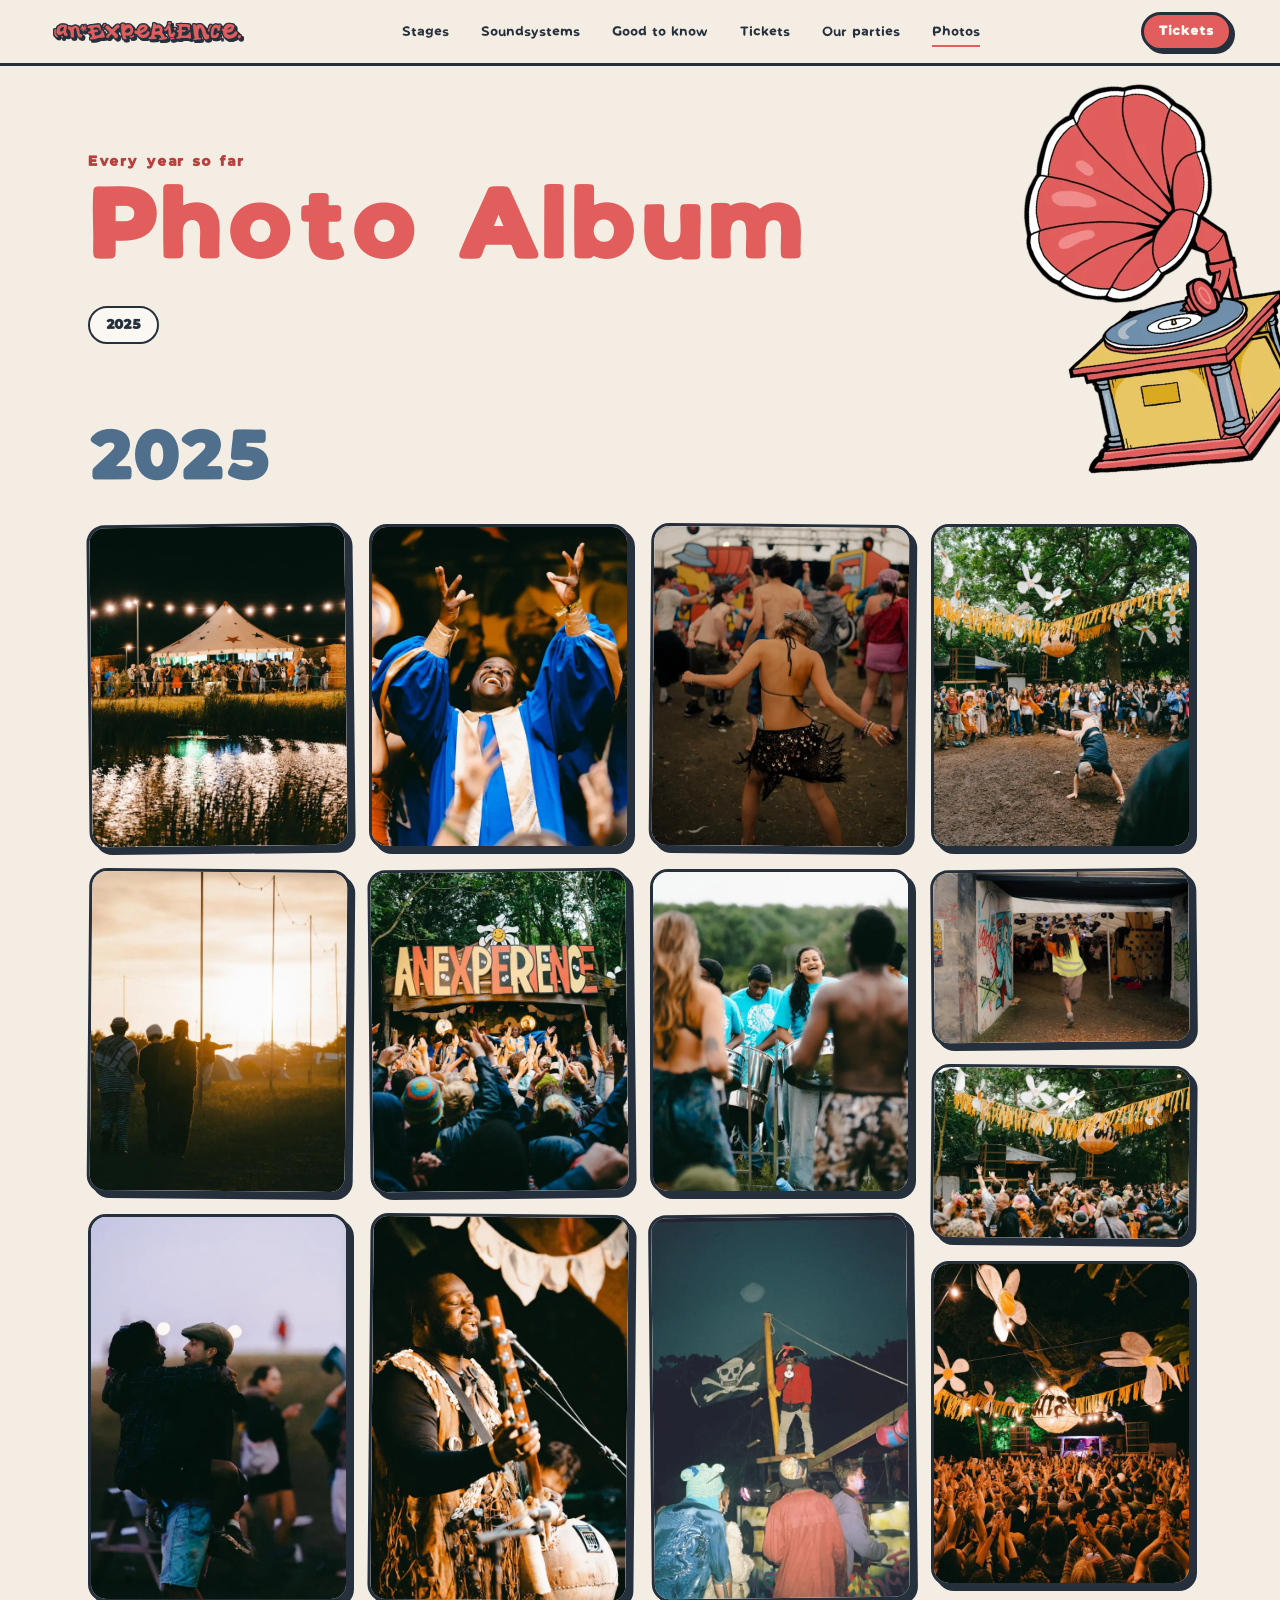
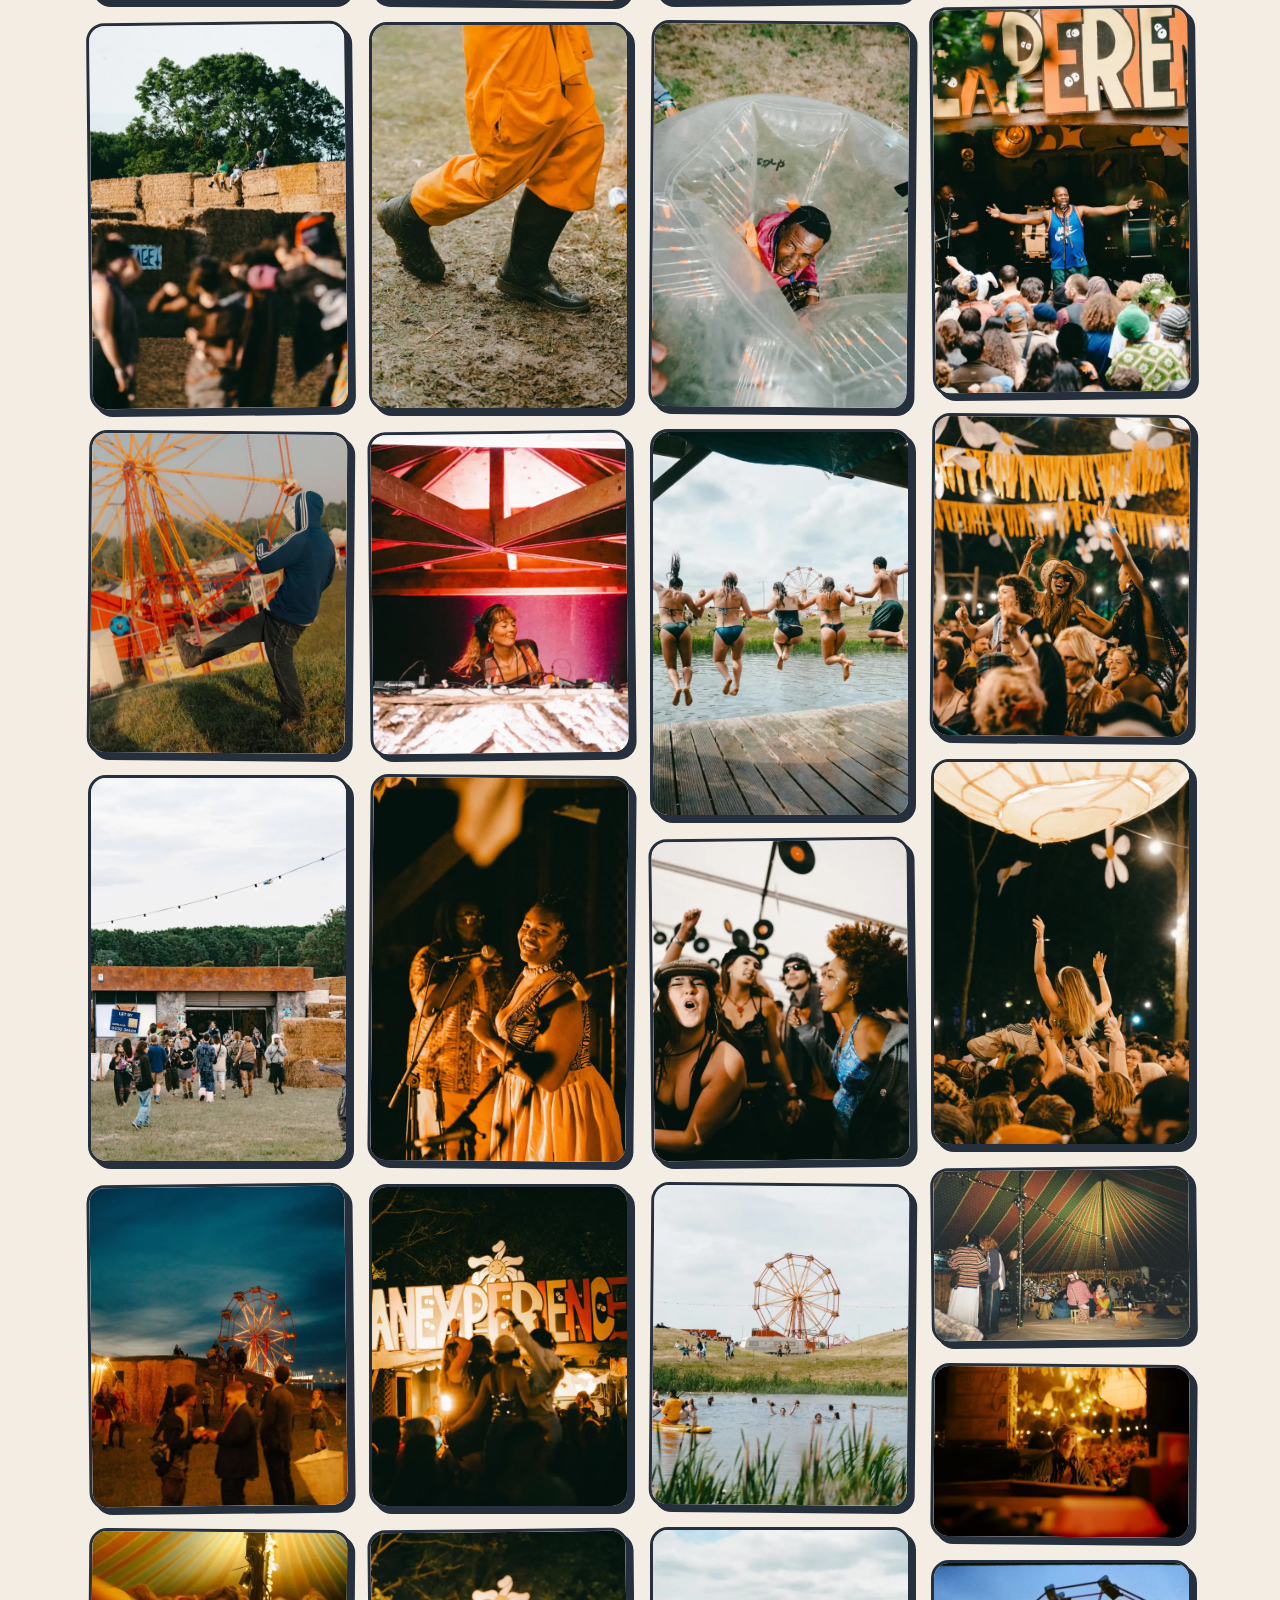
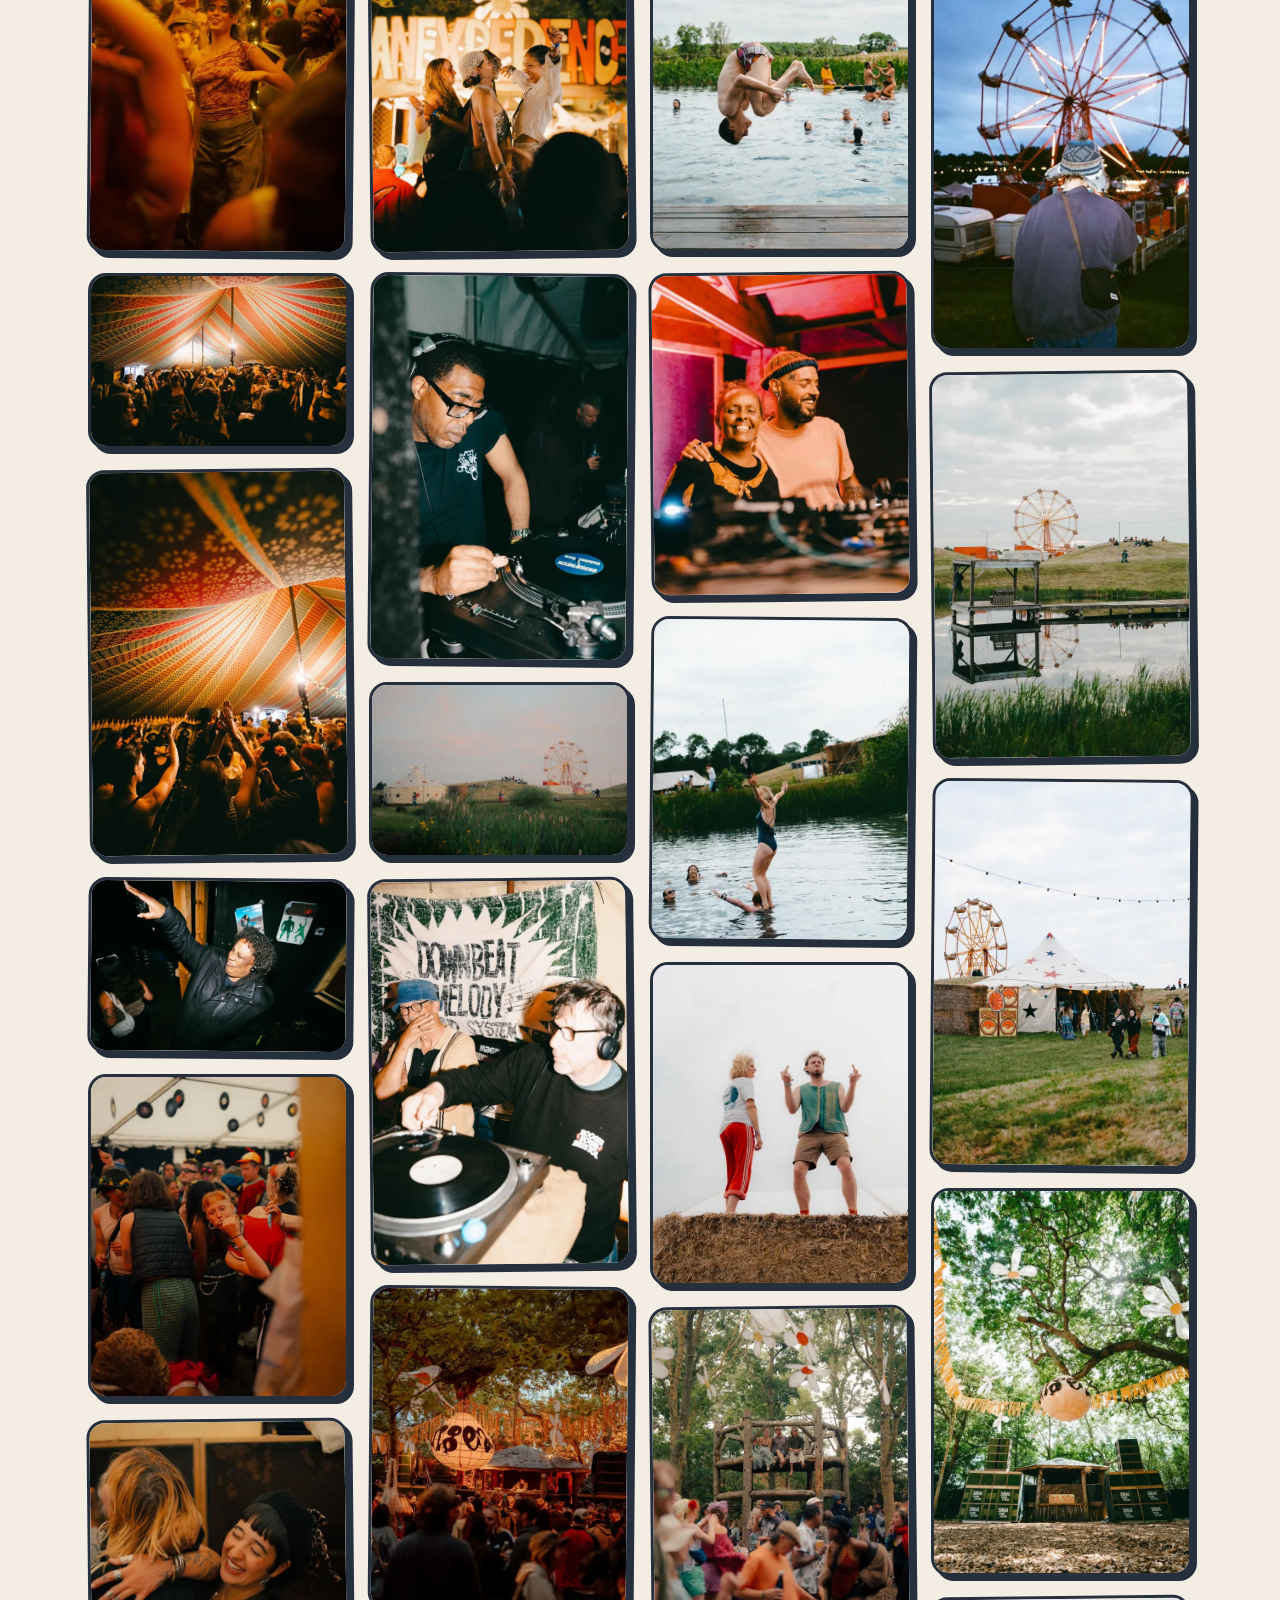
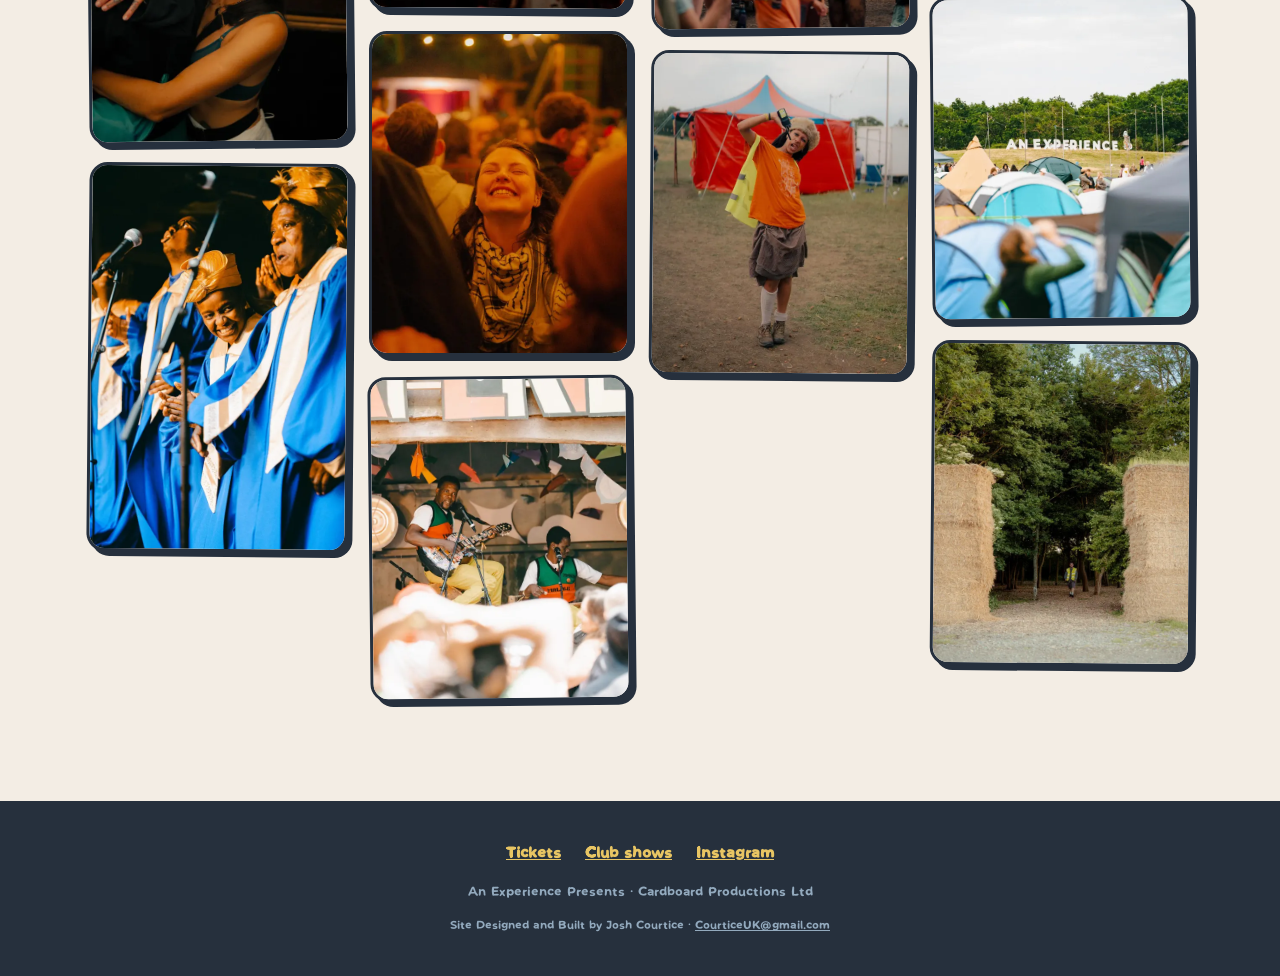
<file: photos.html>
<!doctype html>
<html lang="en-GB">
<head>
  <meta charset="utf-8">
  <meta name="viewport" content="width=device-width, initial-scale=1">
  <title>Photo Album · An Experience Festival</title>
  <meta name="description" content="Photos from An Experience Festival at The Grange Farm, Cambridge: packed tents, gospel choirs, lake jumps, big wheels and a lot of dancing.">
  <meta name="robots" content="index, follow, max-image-preview:large">
  <meta property="og:site_name" content="An Experience Festival">
  <meta property="og:title" content="Photo Album · An Experience Festival">
  <meta property="og:description" content="Photos from every year of An Experience Festival.">
  <link rel="canonical" href="https://www.anexperience.co.uk/photos.html">
  <meta property="og:url" content="https://www.anexperience.co.uk/photos.html">
  <meta property="og:image" content="https://www.anexperience.co.uk/assets/img/og.jpg">
  <meta property="og:image:width" content="1200">
  <meta property="og:image:height" content="630">
  <meta property="og:image:alt" content="Illustrated festival map with the Boozer, a big top, a lake and the woods">
  <meta property="og:type" content="website">
  <meta property="og:locale" content="en_GB">
  <meta name="twitter:card" content="summary_large_image">
  <meta name="theme-color" content="#f3ede4">
  <link rel="icon" href="assets/img/favicon.svg" type="image/svg+xml">
  <link rel="preload" href="assets/fonts/chonkyboi.woff2" as="font" type="font/woff2" crossorigin>
  <link rel="preload" href="assets/fonts/comical-sans.woff2" as="font" type="font/woff2" crossorigin>
  <link rel="stylesheet" href="assets/css/styles.css">
</head>
<body>
  <a class="skip" href="#main">Skip to content</a>

  <header class="site-header">
    <a class="brand" href="index.html"><img src="assets/img/logo-600.webp" width="600" height="56" alt="An Experience"></a>
    <button class="burger" type="button" aria-expanded="false" aria-controls="site-nav" aria-label="Menu"><span></span><span></span><span></span></button>
    <nav id="site-nav" aria-label="Main">
      <ul>
        <li><a href="index.html#stages">Stages</a></li>
        <li><a href="index.html#soundsystems">Soundsystems</a></li>
        <li><a href="index.html#info">Good to know</a></li>
        <li><a href="index.html#tickets">Tickets</a></li>
        <li><a href="index.html#past">Our parties</a></li>
        <li><a href="photos.html" aria-current="page">Photos</a></li>
      </ul>
    </nav>
    <a class="btn btn--small btn--red" href="https://www.skiddle.com/e/43147330" target="_blank" rel="noopener">Tickets</a>
  </header>

  <main id="main">
    <section class="has-peeks page-hero">
      <div class="peek peek--right" style="--at: 4%; --size: 260px; --tilt: -12deg; --delay: 0s" aria-hidden="true"><img src="assets/img/peek/gramophone.webp" alt="" width="393" height="600" loading="lazy"></div>
      <p class="eyebrow">Every year so far</p>
      <h1 class="page-hero__title">Photo Album</h1>
      <nav class="year-chips" aria-label="Jump to a year"></nav>
    </section>

    <!--
      ADDING A NEW YEAR
      1. Put the photos in assets/img/photos/<year>/ (e.g. assets/img/photos/2027/).
         Long side around 1600px, saved as .webp or .jpg.
      2. Copy the whole <section class="album-year"> block below and paste it at the
         TOP of the list, so the newest year comes first.
      3. Change the year in id="y2027", id="y2027-title" and the <h2>.
      4. For each photo, one <li>: src is a small version (around 600px wide) for the grid,
         data-full is the big one for the viewer (around 1600px), plus its width and height
         in pixels and an alt that says what's in it. Add or delete <li>s as needed.
      The year buttons at the top of the page build themselves from these sections.
    -->

    <section class="album-year" id="y2025" aria-labelledby="y2025-title">
      <header class="album-year__head">
        <h2 class="album-year__title" id="y2025-title">2025</h2>
      </header>
      <ul class="album">
        <li><button class="album__photo" type="button"><img src="assets/img/photos/2025/01-sm.webp" data-full="assets/img/photos/2025/01.webp" width="600" height="750" alt="A big top glowing with festoon lights at night, reflected in the lake" loading="lazy"></button></li>
        <li><button class="album__photo" type="button"><img src="assets/img/photos/2025/02-sm.webp" data-full="assets/img/photos/2025/02.webp" width="600" height="750" alt="Friends walking across the field towards the sunset" loading="lazy"></button></li>
        <li><button class="album__photo" type="button"><img src="assets/img/photos/2025/03-sm.webp" data-full="assets/img/photos/2025/03.webp" width="600" height="900" alt="Two people hugging at dusk in the field" loading="lazy"></button></li>
        <li><button class="album__photo" type="button"><img src="assets/img/photos/2025/04-sm.webp" data-full="assets/img/photos/2025/04.webp" width="600" height="900" alt="Dancing in front of the hay bale walls, with people sat on top" loading="lazy"></button></li>
        <li><button class="album__photo" type="button"><img src="assets/img/photos/2025/05-sm.webp" data-full="assets/img/photos/2025/05.webp" width="600" height="750" alt="Someone kicking a leg up in front of the big wheel" loading="lazy"></button></li>
        <li><button class="album__photo" type="button"><img src="assets/img/photos/2025/06-sm.webp" data-full="assets/img/photos/2025/06.webp" width="600" height="900" alt="A crowd walking up to a stage built from hay bales" loading="lazy"></button></li>
        <li><button class="album__photo" type="button"><img src="assets/img/photos/2025/07-sm.webp" data-full="assets/img/photos/2025/07.webp" width="600" height="750" alt="People dancing at dusk with the big wheel lit up behind" loading="lazy"></button></li>
        <li><button class="album__photo" type="button"><img src="assets/img/photos/2025/08-sm.webp" data-full="assets/img/photos/2025/08.webp" width="600" height="750" alt="Dancing in the patterned tent, lit up gold" loading="lazy"></button></li>
        <li><button class="album__photo" type="button"><img src="assets/img/photos/2025/09-sm.webp" data-full="assets/img/photos/2025/09.webp" width="600" height="400" alt="A packed crowd under the red and blue patterned tent roof" loading="lazy"></button></li>
        <li><button class="album__photo" type="button"><img src="assets/img/photos/2025/10-sm.webp" data-full="assets/img/photos/2025/10.webp" width="600" height="900" alt="Hands up under the patterned tent roof" loading="lazy"></button></li>
        <li><button class="album__photo" type="button"><img src="assets/img/photos/2025/11-sm.webp" data-full="assets/img/photos/2025/11.webp" width="600" height="400" alt="A woman dancing with one arm in the air by the DJ booth" loading="lazy"></button></li>
        <li><button class="album__photo" type="button"><img src="assets/img/photos/2025/12-sm.webp" data-full="assets/img/photos/2025/12.webp" width="600" height="750" alt="A busy dancefloor under hanging records" loading="lazy"></button></li>
        <li><button class="album__photo" type="button"><img src="assets/img/photos/2025/13-sm.webp" data-full="assets/img/photos/2025/13.webp" width="600" height="750" alt="Two friends hugging and laughing" loading="lazy"></button></li>
        <li><button class="album__photo" type="button"><img src="assets/img/photos/2025/14-sm.webp" data-full="assets/img/photos/2025/14.webp" width="600" height="900" alt="A gospel choir in blue and white robes singing" loading="lazy"></button></li>
        <li><button class="album__photo" type="button"><img src="assets/img/photos/2025/15-sm.webp" data-full="assets/img/photos/2025/15.webp" width="600" height="750" alt="A gospel singer throwing their arms up to the crowd" loading="lazy"></button></li>
        <li><button class="album__photo" type="button"><img src="assets/img/photos/2025/16-sm.webp" data-full="assets/img/photos/2025/16.webp" width="600" height="750" alt="Hands in the air in front of the An Experience sign in the woods" loading="lazy"></button></li>
        <li><button class="album__photo" type="button"><img src="assets/img/photos/2025/17-sm.webp" data-full="assets/img/photos/2025/17.webp" width="600" height="900" alt="A musician singing and playing a wooden flute" loading="lazy"></button></li>
        <li><button class="album__photo" type="button"><img src="assets/img/photos/2025/18-sm.webp" data-full="assets/img/photos/2025/18.webp" width="600" height="900" alt="Muddy wellies and orange waterproof trousers mid-dance" loading="lazy"></button></li>
        <li><button class="album__photo" type="button"><img src="assets/img/photos/2025/19-sm.webp" data-full="assets/img/photos/2025/19.webp" width="600" height="750" alt="A DJ playing under the red-lit wooden roof" loading="lazy"></button></li>
        <li><button class="album__photo" type="button"><img src="assets/img/photos/2025/20-sm.webp" data-full="assets/img/photos/2025/20.webp" width="600" height="900" alt="Two singers performing on a warm-lit stage" loading="lazy"></button></li>
        <li><button class="album__photo" type="button"><img src="assets/img/photos/2025/21-sm.webp" data-full="assets/img/photos/2025/21.webp" width="600" height="750" alt="Crowd surfers in front of the An Experience sign at night" loading="lazy"></button></li>
        <li><button class="album__photo" type="button"><img src="assets/img/photos/2025/22-sm.webp" data-full="assets/img/photos/2025/22.webp" width="600" height="750" alt="Friends dancing in front of the lit-up An Experience sign" loading="lazy"></button></li>
        <li><button class="album__photo" type="button"><img src="assets/img/photos/2025/23-sm.webp" data-full="assets/img/photos/2025/23.webp" width="600" height="900" alt="A DJ in glasses cueing up a record" loading="lazy"></button></li>
        <li><button class="album__photo" type="button"><img src="assets/img/photos/2025/24-sm.webp" data-full="assets/img/photos/2025/24.webp" width="600" height="400" alt="The big top and big wheel on the hill at dusk" loading="lazy"></button></li>
        <li><button class="album__photo" type="button"><img src="assets/img/photos/2025/25-sm.webp" data-full="assets/img/photos/2025/25.webp" width="600" height="900" alt="Downbeat Melody selectors playing vinyl" loading="lazy"></button></li>
        <li><button class="album__photo" type="button"><img src="assets/img/photos/2025/26-sm.webp" data-full="assets/img/photos/2025/26.webp" width="600" height="750" alt="A crowd under the trees and lanterns in the woods stage" loading="lazy"></button></li>
        <li><button class="album__photo" type="button"><img src="assets/img/photos/2025/27-sm.webp" data-full="assets/img/photos/2025/27.webp" width="600" height="750" alt="A woman beaming with her eyes closed in the crowd" loading="lazy"></button></li>
        <li><button class="album__photo" type="button"><img src="assets/img/photos/2025/28-sm.webp" data-full="assets/img/photos/2025/28.webp" width="600" height="750" alt="Two guitarists playing on a colourful stage" loading="lazy"></button></li>
        <li><button class="album__photo" type="button"><img src="assets/img/photos/2025/29-sm.webp" data-full="assets/img/photos/2025/29.webp" width="600" height="750" alt="Dancing in a fringed skirt in front of the stage" loading="lazy"></button></li>
        <li><button class="album__photo" type="button"><img src="assets/img/photos/2025/30-sm.webp" data-full="assets/img/photos/2025/30.webp" width="600" height="750" alt="A steel pan band playing to a smiling crowd outside" loading="lazy"></button></li>
        <li><button class="album__photo" type="button"><img src="assets/img/photos/2025/31-sm.webp" data-full="assets/img/photos/2025/31.webp" width="600" height="897" alt="A pirate flag and lookout over a crowd at night" loading="lazy"></button></li>
        <li><button class="album__photo" type="button"><img src="assets/img/photos/2025/32-sm.webp" data-full="assets/img/photos/2025/32.webp" width="600" height="900" alt="Someone grinning inside a giant inflatable bubble" loading="lazy"></button></li>
        <li><button class="album__photo" type="button"><img src="assets/img/photos/2025/33-sm.webp" data-full="assets/img/photos/2025/33.webp" width="600" height="900" alt="Five people jumping off the jetty into the lake together" loading="lazy"></button></li>
        <li><button class="album__photo" type="button"><img src="assets/img/photos/2025/34-sm.webp" data-full="assets/img/photos/2025/34.webp" width="600" height="750" alt="Friends singing along under hanging records" loading="lazy"></button></li>
        <li><button class="album__photo" type="button"><img src="assets/img/photos/2025/35-sm.webp" data-full="assets/img/photos/2025/35.webp" width="600" height="750" alt="Swimmers in the lake with the big wheel on the hill" loading="lazy"></button></li>
        <li><button class="album__photo" type="button"><img src="assets/img/photos/2025/36-sm.webp" data-full="assets/img/photos/2025/36.webp" width="600" height="750" alt="Someone doing a backflip off the jetty into the lake" loading="lazy"></button></li>
        <li><button class="album__photo" type="button"><img src="assets/img/photos/2025/37-sm.webp" data-full="assets/img/photos/2025/37.webp" width="600" height="750" alt="Two DJs smiling behind the decks under red light" loading="lazy"></button></li>
        <li><button class="album__photo" type="button"><img src="assets/img/photos/2025/38-sm.webp" data-full="assets/img/photos/2025/38.webp" width="600" height="750" alt="Someone standing in the lake with their arms up" loading="lazy"></button></li>
        <li><button class="album__photo" type="button"><img src="assets/img/photos/2025/39-sm.webp" data-full="assets/img/photos/2025/39.webp" width="600" height="750" alt="Two people dancing on top of a hay bale" loading="lazy"></button></li>
        <li><button class="album__photo" type="button"><img src="assets/img/photos/2025/40-sm.webp" data-full="assets/img/photos/2025/40.webp" width="600" height="750" alt="A wooden treehouse lookout over the crowd in the woods" loading="lazy"></button></li>
        <li><button class="album__photo" type="button"><img src="assets/img/photos/2025/41-sm.webp" data-full="assets/img/photos/2025/41.webp" width="600" height="750" alt="Someone in a hi-vis tabard striking a pose by a red tent" loading="lazy"></button></li>
        <li><button class="album__photo" type="button"><img src="assets/img/photos/2025/42-sm.webp" data-full="assets/img/photos/2025/42.webp" width="600" height="750" alt="A breakdancer in a circle of the crowd in the woods" loading="lazy"></button></li>
        <li><button class="album__photo" type="button"><img src="assets/img/photos/2025/43-sm.webp" data-full="assets/img/photos/2025/43.webp" width="600" height="400" alt="Someone dancing through a graffitied entrance in a hi-vis vest" loading="lazy"></button></li>
        <li><button class="album__photo" type="button"><img src="assets/img/photos/2025/44-sm.webp" data-full="assets/img/photos/2025/44.webp" width="600" height="400" alt="A crowd under yellow bunting and paper flowers in the woods" loading="lazy"></button></li>
        <li><button class="album__photo" type="button"><img src="assets/img/photos/2025/45-sm.webp" data-full="assets/img/photos/2025/45.webp" width="600" height="750" alt="A packed night crowd under the giant paper flowers" loading="lazy"></button></li>
        <li><button class="album__photo" type="button"><img src="assets/img/photos/2025/47-sm.webp" data-full="assets/img/photos/2025/47.webp" width="600" height="900" alt="A singer with arms out to a packed crowd under the An Experience sign" loading="lazy"></button></li>
        <li><button class="album__photo" type="button"><img src="assets/img/photos/2025/48-sm.webp" data-full="assets/img/photos/2025/48.webp" width="600" height="750" alt="Dancing under yellow bunting and fairy lights at night" loading="lazy"></button></li>
        <li><button class="album__photo" type="button"><img src="assets/img/photos/2025/49-sm.webp" data-full="assets/img/photos/2025/49.webp" width="600" height="900" alt="Someone crowd surfing under a paper lantern" loading="lazy"></button></li>
        <li><button class="album__photo" type="button"><img src="assets/img/photos/2025/50-sm.webp" data-full="assets/img/photos/2025/50.webp" width="600" height="401" alt="People relaxing on rugs inside a cosy striped tent" loading="lazy"></button></li>
        <li><button class="album__photo" type="button"><img src="assets/img/photos/2025/51-sm.webp" data-full="assets/img/photos/2025/51.webp" width="600" height="400" alt="A DJ in the glow of the booth lights" loading="lazy"></button></li>
        <li><button class="album__photo" type="button"><img src="assets/img/photos/2025/52-sm.webp" data-full="assets/img/photos/2025/52.webp" width="596" height="900" alt="The big wheel lit up at dusk above the caravans" loading="lazy"></button></li>
        <li><button class="album__photo" type="button"><img src="assets/img/photos/2025/53-sm.webp" data-full="assets/img/photos/2025/53.webp" width="600" height="900" alt="A jetty reflected in the lake with the big wheel behind" loading="lazy"></button></li>
        <li><button class="album__photo" type="button"><img src="assets/img/photos/2025/54-sm.webp" data-full="assets/img/photos/2025/54.webp" width="600" height="900" alt="The big top and big wheel on a grey day" loading="lazy"></button></li>
        <li><button class="album__photo" type="button"><img src="assets/img/photos/2025/55-sm.webp" data-full="assets/img/photos/2025/55.webp" width="600" height="900" alt="The woods stage speakers under the trees and paper flowers" loading="lazy"></button></li>
        <li><button class="album__photo" type="button"><img src="assets/img/photos/2025/56-sm.webp" data-full="assets/img/photos/2025/56.webp" width="600" height="750" alt="The An Experience sign above the campsite tents" loading="lazy"></button></li>
        <li><button class="album__photo" type="button"><img src="assets/img/photos/2025/57-sm.webp" data-full="assets/img/photos/2025/57.webp" width="600" height="750" alt="A path into the woods between two tall hay bales" loading="lazy"></button></li>
      </ul>
    </section>
  </main>

  <dialog class="viewer" aria-label="Photo viewer">
    <img class="viewer__img" alt="">
    <p class="viewer__count" aria-live="polite"></p>
    <button class="viewer__btn viewer__close" type="button" aria-label="Close">&times;</button>
    <button class="viewer__btn viewer__prev" type="button" aria-label="Previous photo">&lsaquo;</button>
    <button class="viewer__btn viewer__next" type="button" aria-label="Next photo">&rsaquo;</button>
  </dialog>

  <footer class="site-footer">
    <ul class="site-footer__links">
      <li><a href="https://www.skiddle.com/e/43147330" target="_blank" rel="noopener">Tickets</a></li>
      <li><a href="https://www.headfirstbristol.co.uk/checkout/anexperiencepresents-" target="_blank" rel="noopener">Club shows</a></li>
      <li><a href="https://www.instagram.com/anexperience_presents/" target="_blank" rel="noopener">Instagram</a></li>
    </ul>
    <p class="site-footer__small">An Experience Presents · Cardboard Productions Ltd</p>
    <p class="site-footer__small site-footer__credit">Site Designed and Built by Josh Courtice · <a href="mailto:CourticeUK@gmail.com">CourticeUK@gmail.com</a></p>
  </footer>

  <script src="assets/js/main.js" defer></script>
  <script src="assets/js/photos.js" defer></script>
</body>
</html>
</file>
<file: assets/css/styles.css>
/* An Experience · homepage
   Palette and type lifted from the 2025 "Six stages and a boozer" flyer. */

@font-face {
  font-family: "Chonkyboi";
  src: url("../fonts/chonkyboi.woff2") format("woff2");
  font-display: swap;
}
@font-face {
  font-family: "Comical Sans";
  src: url("../fonts/comical-sans.woff2") format("woff2");
  font-display: swap;
}
/* Fills glyphs the brand fonts don't have (apostrophes, quotes) */
@font-face {
  font-family: "Work Sans";
  src: url("../fonts/work-sans.woff2") format("woff2");
  font-weight: 100 900;
  font-display: swap;
}

:root {
  /* Brand palette */
  --slate: #6e8eaa;
  --mist: #afbcc6;
  --blue: #93aabe;
  --coral: #e15e5c;
  --butter: #e8c563;
  --mustard: #d9a81f;
  --pink: #ef8b8a;

  /* Neutrals and working names */
  --paper: #f3ede4;
  --paper-deep: #e6e0d6;
  --card: #fbf8f3;
  --ink: #26303d;
  --ink-soft: #4a5563;
  --red: var(--coral);
  --red-deep: #b93f3d;
  --blue-deep: #4f6f8c;
  --yellow: var(--butter);

  --display: "Chonkyboi", "Work Sans", system-ui, sans-serif;
  --block: "Chonkyboi", "Work Sans", system-ui, sans-serif;
  --body: "Comical Sans", "Work Sans", system-ui, sans-serif;

  --gutter: clamp(16px, 4vw, 48px);
  --max: 1200px;
  --radius: 18px;
  --shadow: 5px 5px 0 var(--ink);
}

*, *::before, *::after { box-sizing: border-box; }

html { scroll-behavior: smooth; overflow-x: clip; }
body { overflow-x: clip; }
@media (prefers-reduced-motion: reduce) {
  html { scroll-behavior: auto; }
}

body {
  margin: 0;
  background: var(--paper);
  color: var(--ink);
  font: 400 1.0625rem/1.45 var(--body);
  -webkit-font-smoothing: antialiased;
}

img { display: block; max-width: 100%; height: auto; }
h1, h2, h3 { margin: 0; line-height: 1.05; }
p { margin: 0 0 1em; }
p:last-child { margin-bottom: 0; }

a { color: inherit; }
:focus-visible { outline: 3px solid var(--blue-deep); outline-offset: 3px; }

.skip {
  position: absolute; left: -9999px; top: 8px;
  background: var(--ink); color: var(--paper); padding: 8px 14px; z-index: 100;
}
.skip:focus { left: 8px; }

.visually-hidden {
  position: absolute; width: 1px; height: 1px; overflow: hidden;
  clip: rect(0 0 0 0); white-space: nowrap;
}

.eyebrow {
  font: 400 0.95rem/1 var(--block);
  letter-spacing: 0.04em;
  color: var(--red-deep);
  margin-bottom: 0.75rem;
}

/* Buttons */
.btn {
  display: inline-flex; align-items: center; justify-content: center;
  gap: 0.5em;
  font: 400 1rem/1 var(--block);
  text-decoration: none;
  padding: 0.95em 1.4em;
  border: 3px solid var(--ink);
  border-radius: 999px;
  background: var(--paper);
  color: var(--ink);
  box-shadow: 4px 4px 0 var(--ink);
  transition: transform 0.12s ease, box-shadow 0.12s ease;
  cursor: pointer;
}
.btn:hover { transform: translate(-2px, -2px); box-shadow: 6px 6px 0 var(--ink); }
.btn:active { transform: translate(3px, 3px); box-shadow: 1px 1px 0 var(--ink); }
.btn--red { background: var(--red); color: var(--card); }
.btn--ghost { background: transparent; }
.btn--small { padding: 0.7em 1.1em; font-size: 0.85rem; box-shadow: 3px 3px 0 var(--ink); }
.btn--big { font-size: 1.15rem; padding: 1.1em 1.8em; }

/* Header */
.site-header {
  position: sticky; top: 0; z-index: 50;
  display: flex; align-items: center; justify-content: space-between; gap: 1rem;
  padding: 12px var(--gutter);
  background: color-mix(in srgb, var(--paper) 92%, transparent);
  backdrop-filter: blur(6px);
  border-bottom: 3px solid var(--ink);
}
.brand { display: block; text-decoration: none; }
.brand img {
  height: 18px; width: auto;
  /* Ink outline plus a small offset shadow, to match the card style */
  filter:
    drop-shadow(1px 0 0 var(--ink)) drop-shadow(-1px 0 0 var(--ink))
    drop-shadow(0 1px 0 var(--ink)) drop-shadow(0 -1px 0 var(--ink))
    drop-shadow(2px 2px 0 var(--ink));
}
.site-header nav ul {
  display: flex; gap: clamp(12px, 2.5vw, 32px);
  list-style: none; margin: 0; padding: 0;
}
.site-header nav a {
  font: 500 0.95rem/1 var(--body);
  text-decoration: none;
  padding: 6px 0;
  border-bottom: 2px solid transparent;
}
.site-header nav a:hover { border-color: var(--red); }
/* Burger menu: below 1040px the links fold into a drop-down */
.burger { display: none; }
@media (max-width: 1040px) {
  .burger {
    display: grid; align-content: center; justify-items: center; gap: 4px;
    width: 44px; height: 40px; margin-left: auto; padding: 0;
    background: var(--card); color: var(--ink);
    border: 3px solid var(--ink); border-radius: 12px;
    box-shadow: 3px 3px 0 var(--ink);
    cursor: pointer;
  }
  .burger span {
    display: block; width: 20px; height: 3px; border-radius: 2px; background: currentColor;
    transition: transform 0.25s ease, opacity 0.2s ease;
  }
  .burger[aria-expanded="true"] span:nth-child(1) { transform: translateY(7px) rotate(45deg); }
  .burger[aria-expanded="true"] span:nth-child(2) { opacity: 0; }
  .burger[aria-expanded="true"] span:nth-child(3) { transform: translateY(-7px) rotate(-45deg); }
  .burger:focus-visible { outline: 3px solid var(--ink); outline-offset: 3px; }
  .site-header > .btn { margin-left: 0; }

  .site-header nav {
    position: absolute; top: calc(100% + 10px); left: var(--gutter); right: var(--gutter);
    background: var(--card);
    border: 3px solid var(--ink); border-radius: var(--radius);
    box-shadow: 5px 5px 0 var(--ink);
    padding: 8px 18px;
    transform-origin: 50% 0;
    visibility: hidden; opacity: 0; transform: translateY(-8px) scale(.98);
    transition: opacity .2s ease, transform .25s cubic-bezier(.3,1.4,.5,1), visibility 0s linear .25s;
  }
  .site-header.is-menu-open nav {
    visibility: visible; opacity: 1; transform: none;
    transition: opacity .2s ease, transform .3s cubic-bezier(.3,1.4,.5,1), visibility 0s;
  }
  .site-header nav ul { flex-direction: column; gap: 0; }
  .site-header nav li + li { border-top: 2px dashed color-mix(in srgb, var(--ink) 25%, transparent); }
  .site-header nav a {
    display: block; padding: 14px 4px; border: 0;
    font: 400 1.15rem/1 var(--block);
  }
  .site-header nav a:hover { color: var(--red-deep); }
}
/* Phones: no logo in the bar, just the burger and Tickets */
@media (max-width: 700px) {
  .site-header .brand { display: none; }
  .burger { margin-left: 0; }
}

/* Hero
   A sunburst like the one on the 2025 flyer turns slowly behind the
   artwork; stickers and a ticket stub carry the key facts. */
.hero {
  position: relative;
  overflow: hidden;
  /* Fill the screen below the sticky header, leaving the ribbon just peeking in */
  min-height: calc(100svh - 64px - 10px);
  display: grid;
  align-items: center;
  isolation: isolate;
  padding: clamp(28px, 5vw, 64px) var(--gutter) clamp(48px, 7vw, 88px);
}
.hero__sun {
  position: absolute;
  z-index: -1;
  top: 50%; left: 72%;
  width: 190vmax; aspect-ratio: 1;
  translate: -50% -50%;
  background: repeating-conic-gradient(var(--butter) 0deg 9deg, var(--paper) 9deg 18deg);
  -webkit-mask-image: radial-gradient(circle, #000 0 22%, transparent 48%);
          mask-image: radial-gradient(circle, #000 0 22%, transparent 48%);
  animation: sun-spin 140s linear infinite;
}
@keyframes sun-spin { to { rotate: 360deg; } }
@media (max-width: 959px) {
  .hero__sun { left: 50%; top: 70%; }
}

.hero__inner {
  width: 100%;
  max-width: min(1560px, max(var(--max), 82vw)); /* spreads out on big screens */
  margin: 0 auto;
  display: grid;
  grid-template-columns: 1fr;
  gap: clamp(32px, 5vw, 56px);
  align-items: center;
}
@media (min-width: 960px) {
  .hero__inner { grid-template-columns: 1fr 1fr; }
}
/* Logo and ticket share one column width so the logo sits centred over the ticket */
.hero__text { min-width: 0; width: 100%; max-width: clamp(36rem, 38vw, 44rem); justify-self: center; }
.hero__title { margin: 0 0 clamp(40px, 6vw, 72px); text-align: center; }
.hero__title img {
  display: inline-block;
  width: 100%; height: auto;
  filter:
    drop-shadow(2px 0 0 var(--ink)) drop-shadow(-2px 0 0 var(--ink))
    drop-shadow(0 2px 0 var(--ink)) drop-shadow(0 -2px 0 var(--ink))
    drop-shadow(5px 5px 0 var(--ink));
  transform-origin: 50% 80%;
  animation: logo-in 0.9s cubic-bezier(.2,1.6,.4,1) both;
}
@keyframes logo-in {
  from { transform: rotate(-6deg) scale(0.85); opacity: 0; }
  to { transform: none; opacity: 1; }
}

/* Ticket stub */
.ticket {
  display: grid;
  grid-template-columns: 1fr;
  background: var(--card);
  border: 3px solid var(--ink);
  border-radius: 16px;
  box-shadow: 6px 6px 0 var(--ink);
  transform: rotate(-1.5deg);
}
@media (min-width: 520px) {
  .ticket { grid-template-columns: 1fr auto; }
}
.ticket__facts {
  display: grid; gap: 12px;
  margin: 0;
  padding: 16px 20px;
}
.ticket__facts dt {
  font: 400 0.75rem/1 var(--block);
  letter-spacing: 0.06em;
  text-transform: uppercase;
  color: var(--red-deep);
  margin-bottom: 4px;
}
.ticket__facts dd { margin: 0; font: 700 1.15rem/1.2 var(--body); }
.ticket__facts small { display: block; font-weight: 500; font-size: 0.9rem; color: var(--ink-soft); }
.ticket__stub {
  display: grid; align-content: center; justify-items: center; gap: 10px;
  padding: 16px 20px;
  border-top: 3px dashed var(--ink);
  background: var(--pink);
  border-radius: 0 0 13px 13px;
}
@media (min-width: 520px) {
  .ticket__stub { border-top: 0; border-left: 3px dashed var(--ink); border-radius: 0 13px 13px 0; }
}
.ticket__link { font: 400 0.9rem/1 var(--block); color: var(--ink); }

/* Artwork and stickers */
.hero__stage { position: relative; padding: 18px; }
/* B-boy illustration, rocking gently on his planted hand and waving.
   Two layers drawn on the same canvas: his raised arm (behind), and everything else. */
.hero__bboy {
  position: relative;
  width: min(100%, 560px, calc(62svh * 1803 / 2221));
  aspect-ratio: 1803 / 2221;
  margin: 0 auto;
  transform-origin: 75% 92%;
  animation: bboy-rock 3.5s ease-in-out infinite;
}
.hero__bboy img { position: absolute; inset: 0; width: 100%; height: 100%; }
.hero__bboy-arm {
  transform-origin: 63.3% 53.9%; /* his shoulder */
  animation: bboy-wave 1.6s ease-in-out infinite;
}
@keyframes bboy-wave {
  0%, 100% { rotate: -4deg; }
  25% { rotate: 8deg; }
  50% { rotate: -2deg; }
  75% { rotate: 8deg; }
}
@media (max-width: 959px) { .hero__bboy { width: min(80%, 320px); } }
.hero__stage .sticker--age { left: auto; bottom: auto; right: 6%; top: 18%; }
@keyframes bboy-rock {
  0%, 100% { rotate: 0deg; }
  50% { rotate: -2.5deg; }
}
.sticker {
  position: absolute;
  display: grid; place-items: center;
  text-align: center;
  font: 400 clamp(0.85rem, 1.6vw, 1.1rem)/1 var(--block);
  border: 3px solid var(--ink);
  box-shadow: 4px 4px 0 var(--ink);
  transition: transform 0.2s ease;
}
.sticker:hover { transform: scale(1.08) rotate(6deg); }
.sticker--date {
  top: -6px; left: -6px;
  width: clamp(84px, 11vw, 120px); aspect-ratio: 1;
  border-radius: 50%;
  background: var(--coral); color: var(--card);
  rotate: -12deg;
  font-size: clamp(1rem, 2vw, 1.35rem);
}
.sticker--stages {
  right: -4px; bottom: 22%;
  padding: 12px 16px;
  border-radius: 999px;
  background: var(--butter); color: var(--ink);
  rotate: 8deg;
}
.sticker--age {
  left: 10%; bottom: -4px;
  width: clamp(56px, 7vw, 72px); aspect-ratio: 1;
  border-radius: 50%;
  background: var(--slate); color: var(--card);
  rotate: -8deg;
}

@media (prefers-reduced-motion: reduce) {
  .hero__sun, .hero__bboy, .hero__bboy-arm, .hero__title img { animation: none; }
}

/* Ribbon */
.ribbon {
  --rib-font: clamp(1.3rem, 2.4vw, 1.75rem);
  --rib-pad: clamp(22px, 2.6vw, 30px);
  /* Half over the bottom of the hero, half over the section below */
  position: relative;
  z-index: 3;
  margin: calc((var(--rib-font) + 2 * var(--rib-pad) + 6px) / -2) -24px 0;
  background: var(--red);
  color: var(--paper);
  border-block: 3px solid var(--ink);
  overflow: hidden;
  transform: rotate(-2.4deg);
}
.ribbon__track {
  display: flex; width: max-content;
  animation: ribbon 60s linear infinite;
}
.ribbon span {
  font: 400 var(--rib-font)/1 var(--block);
  padding: var(--rib-pad) 0;
  white-space: nowrap;
}
.ribbon span::after { content: "✿"; margin: 0 1.6rem; color: var(--yellow); }
@keyframes ribbon { to { transform: translateX(-50%); } }
@media (prefers-reduced-motion: reduce) {
  .ribbon__track { animation: none; }
}

/* Photo teaser: a carousel of favourites that open the album */
.snaps {
  max-width: var(--max);
  margin: 0 auto;
  padding: 0 var(--gutter) clamp(56px, 9vw, 112px);
  text-align: center;
}
/* Carousel: one photo at a time on phones, two side by side on bigger screens */
.carousel { position: relative; }
.carousel__track {
  --gap: clamp(16px, 3vw, 32px);
  display: grid; grid-auto-flow: column; grid-auto-columns: 100%; gap: var(--gap);
  margin: 0; padding: 14px 8px 22px; list-style: none;
  overflow-x: auto; overscroll-behavior-x: contain;
  scroll-snap-type: x mandatory; scrollbar-width: none;
}
.carousel__track::-webkit-scrollbar { display: none; }
@media (min-width: 720px) { .carousel__track { grid-auto-columns: calc((100% - var(--gap)) / 2); } }
.carousel__slide { scroll-snap-align: start; min-width: 0; }
.carousel__slide:nth-child(even) .snap { rotate: 1.4deg; }
.carousel__btn {
  position: absolute; top: 50%; z-index: 2; translate: 0 -50%;
  width: 52px; height: 52px; border-radius: 50%;
  border: 3px solid var(--ink); background: var(--yellow); color: var(--ink);
  font: 400 2.2rem/1 var(--body); padding-bottom: 4px; cursor: pointer;
  box-shadow: 3px 3px 0 var(--ink);
  transition: opacity 0.2s ease, transform 0.15s ease;
}
.carousel__btn--prev { left: -10px; }
.carousel__btn--next { right: -10px; }
.carousel__btn:hover:not(:disabled) { transform: scale(1.08); }
.carousel__btn:focus-visible { outline: 3px solid var(--ink); outline-offset: 3px; }
.carousel__btn:disabled { opacity: 0; pointer-events: none; }
.carousel.is-static .carousel__btn { display: none; }
@media (min-width: 1200px) {
  .carousel__btn--prev { left: -30px; }
  .carousel__btn--next { right: -30px; }
}
@media (prefers-reduced-motion: reduce) { .carousel__track { scroll-behavior: auto; } }
.snap {
  display: block;
  border: 3px solid var(--ink); border-radius: var(--radius);
  overflow: hidden; background: var(--card);
  box-shadow: var(--shadow);
  rotate: -1.2deg;
  transition: transform 0.2s ease, box-shadow 0.2s ease;
}
.snap:hover { transform: translate(-3px, -3px) scale(1.01); box-shadow: 10px 10px 0 var(--ink); }
.snap img { display: block; width: 100%; height: auto; aspect-ratio: 3 / 2; object-fit: cover; }
.snaps__more { margin-top: clamp(24px, 4vw, 40px); }

/* Ethos: short lines scattered like stickers and speech bubbles */
.ethos {
  max-width: var(--max);
  margin: 0 auto;
  padding: 0 var(--gutter) clamp(56px, 9vw, 112px);
  display: grid;
  gap: clamp(28px, 5vw, 56px);
  justify-items: center;
  text-align: center;
}
.ethos__title {
  font: 400 clamp(2.4rem, 8vw, 5.5rem)/0.95 var(--display);
  color: var(--slate);
  text-wrap: balance;
}
.notes {
  list-style: none; margin: 0; padding: 0;
  width: 100%;
  display: grid;
  gap: clamp(22px, 4vw, 40px) clamp(18px, 3vw, 32px);
  grid-template-columns: 1fr;
  align-items: center;
  max-width: 1000px;
}
@media (min-width: 560px) { .notes { grid-template-columns: repeat(2, 1fr); } }
@media (min-width: 860px) { .notes { grid-template-columns: repeat(3, 1fr); } }
.note {
  position: relative;
  font: 400 clamp(1.05rem, 2vw, 1.35rem)/1.15 var(--block);
  padding: 22px 22px;
  border: 3px solid var(--ink);
  box-shadow: 5px 5px 0 var(--ink);
  background: var(--n);
  color: var(--ink);
  transition: transform 0.2s cubic-bezier(.2,1.6,.4,1);
}
.note:nth-child(3n+1) { rotate: -3deg; }
.note:nth-child(3n+2) { rotate: 2.5deg; }
@media (min-width: 860px) { .note:nth-child(3n+2) { translate: 0 14px; } }
.note:nth-child(3n) { rotate: -1.5deg; }
.note:hover { transform: scale(1.06) rotate(3deg); }
.note--bubble { border-radius: 28px; }
.note--bubble::after {
  content: "";
  position: absolute; left: 34px; bottom: -19px;
  width: 26px; height: 26px;
  background: var(--n);
  border-right: 3px solid var(--ink);
  border-bottom: 3px solid var(--ink);
  rotate: 45deg; skew: 12deg 12deg;
}
.note--sticker { border-radius: 10px; }
.note--sticker::before {
  content: "";
  position: absolute; top: -12px; left: 50%; translate: -50% 0;
  width: 70px; height: 22px;
  background: color-mix(in srgb, var(--card) 75%, transparent);
  border: 2px solid color-mix(in srgb, var(--ink) 25%, transparent);
  rotate: -4deg;
}
.note--coral { --n: var(--coral); color: var(--card); }
.note--butter { --n: var(--butter); }
.note--slate { --n: var(--slate); color: var(--card); }
.note--pink { --n: var(--pink); }
.note--mustard { --n: var(--mustard); }
.note--blue { --n: var(--blue); }
@media (prefers-reduced-motion: reduce) {
  .note { transition: none; }
}

/* Section heads */
.section-head--center { margin-inline: auto; text-align: center; }
.section-head {
  max-width: 44rem;
  margin-bottom: clamp(24px, 4vw, 40px);
}
.section-head h2 {
  font: 400 clamp(2.2rem, 6vw, 3.8rem)/1 var(--display);
  color: var(--blue-deep);
  margin-bottom: 0.4em;
}

/* Lineup */
.stages-wrap {
  max-width: var(--max);
  margin: 0 auto;
  padding: clamp(56px, 9vw, 112px) var(--gutter);
}
.stages {
  list-style: none; margin: 0; padding: 0;
  display: grid; gap: 18px;
  grid-template-columns: 1fr;
}
/* 11 cards: 4 across on wide screens, 2 across in between */
@media (min-width: 560px) { .stages { grid-template-columns: repeat(2, minmax(0, 1fr)); } }
@media (min-width: 1100px) { .stages { grid-template-columns: repeat(4, minmax(0, 1fr)); gap: 16px; } .stage { padding: 20px 18px 22px; } .stage h3 { font-size: 1.3rem; } }
.stage {
  border: 3px solid var(--ink);
  border-radius: var(--radius);
  padding: 22px 22px 24px;
  box-shadow: var(--shadow);
  transition: transform 0.15s ease;
}
.stage:nth-child(odd) { transform: rotate(-0.6deg); }
.stage:nth-child(even) { transform: rotate(0.6deg); }
.stage:hover { transform: rotate(0) translateY(-3px); }
.stage__num {
  display: inline-block;
  font: 400 0.75rem/1 var(--block);
  background: var(--ink); color: var(--paper);
  padding: 6px 10px; border-radius: 999px;
  margin-bottom: 14px;
}
.stage__where {
  margin-top: 12px;
  font: 400 0.75rem/1.3 var(--block);
  opacity: 0.8;
}
.stage h3 { font: 400 1.45rem/1.1 var(--block); margin-bottom: 10px; }
.stage--blue { background: var(--blue); }
.stage--red { background: var(--red); color: var(--card); }
.stage--yellow { background: var(--yellow); }
.stage--pink { background: var(--pink); }
.stage--slate { background: var(--slate); color: var(--card); }
.stage--mustard { background: var(--mustard); }
.stage--ink { background: var(--ink); color: var(--paper); }
.stage--ink .stage__num { background: var(--yellow); color: var(--ink); }
.stage--ink h3 { color: var(--yellow); }

/* Stage cards open into a panel that covers the whole board */
.stages-board { display: grid; }
.stages-board > * { grid-area: 1 / 1; min-width: 0; }
.stage { position: relative; cursor: pointer; }
.stage__open {
  all: unset;
  cursor: pointer;
}
.stage__open::after { content: ""; position: absolute; inset: 0; border-radius: inherit; }
.stage:has(.stage__open:focus-visible) { outline: 3px solid var(--ink); outline-offset: 4px; }
.stage__open:focus-visible { outline: none; }
.stage::before {
  content: "+";
  position: absolute; top: 14px; right: 14px;
  width: 30px; height: 30px; border-radius: 50%;
  display: grid; place-items: center;
  font: 400 1.2rem/1 var(--block);
  background: var(--card); color: var(--ink);
  border: 2px solid var(--ink);
  transition: transform 0.2s ease;
}
.stage:hover::before { transform: rotate(90deg); }

.stages { transition: opacity 0.3s ease; will-change: opacity; }
.stages-board.is-open .stages {
  opacity: 0; visibility: hidden; pointer-events: none;
  transition: opacity 0.25s ease, visibility 0s linear 0.25s;
}
.stage-panel { will-change: clip-path; cursor: pointer; }
.stage-panel {
  position: relative; z-index: 2;
  border: 3px solid var(--ink);
  border-radius: var(--radius);
  box-shadow: var(--shadow);
  padding: clamp(18px, 3vw, 32px);
  display: grid; gap: clamp(18px, 3vw, 36px);
  grid-template-columns: minmax(0, 1.1fr) minmax(0, 1fr);
}
.stage-panel[hidden] { display: none; }
.stage-panel__ring {
  position: absolute; inset: -3px; z-index: 3; pointer-events: none;
  border: 3px solid var(--ink); border-radius: var(--radius);
}

.stage-panel:focus { outline: none; }
.stage-panel__photo {
  width: 100%; height: 100%; min-height: 280px; object-fit: cover;
  border: 3px solid var(--ink); border-radius: calc(var(--radius) - 6px);
  background: var(--mist);
  /* Fill the space the panel already has; a tall photo shouldn't stretch it */
  contain: size; aspect-ratio: auto;
}
.stage-panel__body { padding-right: 44px; }
.stage-panel h3 { font: 400 clamp(1.9rem, 4vw, 3rem)/1 var(--block); margin-bottom: 14px; }
.stage-panel__lede { font-size: 1.15rem; }
.stage-panel__body > p + p { margin-top: 14px; }
.stage-panel .stage__where { font-size: 0.85rem; }
.stage-panel__close {
  position: absolute; top: 14px; right: 14px;
  width: 44px; height: 44px; border-radius: 50%;
  border: 3px solid var(--ink); background: var(--card); color: var(--ink);
  font: 400 1.8rem/1 var(--body); cursor: pointer;
  box-shadow: 3px 3px 0 var(--ink);
}
.stage-panel__close:hover { transform: rotate(90deg); }
.stage-panel__close:focus-visible { outline: 3px solid var(--ink); outline-offset: 3px; }
.stage-panel.stage--ink h3 { color: var(--yellow); }
@media (max-width: 720px) {
  .stage-panel { grid-template-columns: 1fr; align-content: start; }
  .stage-panel__photo { height: auto; min-height: 0; aspect-ratio: 4 / 3; contain: none; }
  .stage-panel__body { padding-right: 0; }
  .stages-board { position: relative; }
  .stages .stage { height: var(--stage-h, auto); }
  .stage-panel { position: absolute; left: 0; right: 0; top: var(--panel-top, 0px); }
  .stages-board.is-open .stages { opacity: 1; visibility: visible; pointer-events: auto; }
  /* The open card sits under its panel; hide it so its tilted edge can't peek out */
  .stages-board.is-open .stage:has(.stage__open[aria-expanded="true"]) { visibility: hidden; }
}
@media (prefers-reduced-motion: reduce) {
  .stage::before, .stage-panel__close, .stages { transition: none; }
}

/* 10 stages and the Boozer: the Boozer runs two cards wide so the last row is full */
@media (min-width: 560px) { .stages > .stage--ink:last-child { grid-column: span 2; } }


/* Soundsystems */
.systems-wrap {
  max-width: var(--max);
  margin: 0 auto;
  padding: 0 var(--gutter) clamp(56px, 9vw, 112px);
}
.systems-wrap .section-head h2 { font-size: clamp(1.8rem, 4.6vw, 3rem); text-wrap: balance; }
.systems {
  list-style: none; margin: 0; padding: 0;
  display: grid; gap: 18px;
  grid-template-columns: repeat(auto-fill, minmax(min(100%, 240px), 1fr));
}
.system {
  display: flex; flex-direction: column;
  border: 3px solid var(--ink);
  border-radius: 120px 120px var(--radius) var(--radius);
  overflow: hidden;
  background: var(--card);
  box-shadow: var(--shadow);
  text-align: center;
}
.system__photo {
  width: 100%; aspect-ratio: 4 / 3; object-fit: cover;
  border-bottom: 3px solid var(--ink);
}
.system__body { padding: 18px 20px 24px; border-top: 8px solid var(--sys); }
.system h3 { font: 400 1.45rem/1.1 var(--block); margin-bottom: 8px; color: var(--ink); }
.system p { margin: 0; }
.system__aside { font: 400 0.8rem/1.3 var(--block); color: var(--ink-soft); margin-top: 8px !important; }
.system--slate { --sys: var(--slate); }
.system--coral { --sys: var(--coral); }
.system--mustard { --sys: var(--mustard); }
.system--pink { --sys: var(--pink); }
/* Linked cards: the whole card is clickable, with a little lift on hover */
.system { position: relative; transition: transform .2s ease; }
.system__link { color: inherit; text-decoration: none; }
.system__link::after { content: ""; position: absolute; inset: 0; border-radius: inherit; }
.system:has(.system__link):hover { transform: translateY(-4px) rotate(-0.5deg); }
.system__link:focus-visible::after { outline: 3px solid var(--ink); outline-offset: 4px; }
@media (prefers-reduced-motion: reduce) { .system:has(.system__link):hover { transform: none; } }

/* Good to know */
.info {
  background: var(--yellow);
  border-top: 4px solid var(--ink);
  padding: clamp(56px, 9vw, 112px) var(--gutter);
  position: relative;
  overflow: hidden;
  isolation: isolate;
}
.info::before {
  content: "";
  position: absolute; inset: auto -8% -30% auto;
  width: min(640px, 80vw); aspect-ratio: 0.72;
  background: url("../img/line-art.webp") center / contain no-repeat;
  opacity: 0.18;
  z-index: -1;
}
/* Same content edge as the other sections, whose max-width includes the gutter */
.info__inner { max-width: calc(var(--max) - 2 * var(--gutter)); margin: 0 auto; }
.facts {
  list-style: none; margin: 0; padding: 0;
  display: grid; gap: 16px;
  grid-template-columns: 1fr;
}
@media (min-width: 560px) { .facts { grid-template-columns: repeat(2, 1fr); } }
@media (min-width: 860px) { .facts { grid-template-columns: repeat(3, 1fr); } }
.fact {
  background: var(--card);
  border: 3px solid var(--ink);
  border-radius: var(--radius);
  box-shadow: 4px 4px 0 var(--ink);
  padding: 18px 20px;
  transition: transform 0.2s cubic-bezier(.2,1.6,.4,1);
}
.fact:nth-child(odd) { rotate: -1deg; }
.fact:nth-child(even) { rotate: 1deg; }
.fact:hover { transform: translateY(-4px); }
.fact h3 { font: 400 1.35rem/1.1 var(--block); color: var(--red-deep); margin-bottom: 6px; }
.fact p { margin: 0; }
@media (prefers-reduced-motion: reduce) { .fact { transition: none; } }

/* Tickets */
.tickets {
  background: var(--slate);
  border-block: 4px solid var(--ink);
  padding: clamp(56px, 9vw, 112px) var(--gutter);
  background-image: radial-gradient(circle at 1px 1px, rgba(38,48,61,.18) 1.5px, transparent 0);
  background-size: 22px 22px;
}
.tickets__card {
  max-width: 760px;
  margin: 0 auto;
  background: var(--yellow);
  border: 4px solid var(--ink);
  border-radius: 28px;
  box-shadow: 10px 10px 0 var(--ink);
  padding: clamp(28px, 5vw, 56px);
  text-align: center;
  transform: rotate(-1deg);
}
.tickets__card .eyebrow { color: var(--red-deep); }
.tickets__card h2 {
  font: 400 clamp(1.7rem, 5vw, 3rem)/1.05 var(--block);
  color: var(--red-deep);
  margin-bottom: 1.25rem;
}
.tickets__price {
  display: inline-flex; flex-direction: column; align-items: center;
  margin-bottom: 1.25rem;
}
.tickets__amount {
  font: 400 clamp(2.8rem, 10vw, 5rem)/0.95 var(--display);
  color: var(--ink);
}
.tickets__what { font-weight: 700; }
.tickets__card > p { max-width: 32rem; margin-inline: auto; }
.tickets__card .btn { margin-top: 1.25rem; }
.tickets__small { font-size: 0.9rem; margin-top: 1rem; color: var(--ink-soft); }

/* Past parties */
section[id] { scroll-margin-top: 72px; }

.past .section-head { max-width: 52rem; }
.past .section-head h2 { font-size: clamp(1.8rem, 4.6vw, 3rem); text-wrap: balance; }
.past {
  max-width: var(--max);
  margin: 0 auto;
  padding: clamp(56px, 9vw, 112px) var(--gutter);
}
/* Five parties: one row on wide screens; on smaller ones a short last row sits in the middle */
.past__grid {
  --cols: 2;
  list-style: none; margin: 0; padding: 0;
  display: flex; flex-wrap: wrap; justify-content: center; gap: 18px;
}
.past__grid > li { flex: 0 0 calc((100% - (var(--cols) - 1) * 18px) / var(--cols)); }
@media (min-width: 600px) { .past__grid { --cols: 3; } }
@media (min-width: 1000px) { .past__grid { --cols: 5; } }
.past__grid li {
  border: 3px solid var(--ink);
  border-radius: 14px;
  overflow: hidden;
  background: var(--card);
  box-shadow: 4px 4px 0 var(--ink);
}
.past__grid li { display: flex; flex-direction: column; }
.past__text {
  padding: 10px 12px 14px;
  border-top: 3px solid var(--ink);
  display: grid; gap: 6px;
}
.past__text span { font: 400 0.85rem/1.2 var(--block); }
.past__text p { font-size: 0.85rem; line-height: 1.35; margin: 0; }
.past__outro { margin-top: clamp(20px, 3vw, 32px); max-width: 44rem; font-size: 1.1rem; }
.past__more { margin-top: clamp(20px, 3vw, 28px); }

/* Newsletter */
.newsletter {
  position: relative;
  background: var(--ink);
  color: var(--paper);
  padding: clamp(64px, 10vw, 128px) var(--gutter);
  overflow: hidden;
  isolation: isolate;
}
.newsletter::before {
  content: "";
  /* Fits inside the band so the footer doesn't cut it off */
  position: absolute; inset: 4% -6% 0 auto;
  width: min(720px, 90vw);
  background: url("../img/line-art.webp") right bottom / contain no-repeat;
  filter: invert(1) brightness(1.6);
  opacity: 0.12;
  z-index: -1;
}
.newsletter__inner { max-width: 640px; margin: 0 auto; text-align: center; }
.newsletter__inner > p a { color: var(--yellow); }
.newsletter .eyebrow { color: var(--yellow); }
.newsletter h2 {
  font: 400 clamp(2.4rem, 7vw, 4.2rem)/1 var(--display);
  color: var(--blue);
  margin-bottom: 0.4em;
}
.signup {
  display: flex; flex-wrap: wrap; gap: 12px;
  margin-top: 1.75rem;
  text-align: left;
}
.signup input[type="email"] {
  flex: 1 1 240px;
  min-width: 0;
  font: 500 1.05rem/1 var(--body);
  padding: 0.95em 1.2em;
  border: 3px solid var(--paper);
  border-radius: 999px;
  background: var(--paper);
  color: var(--ink);
}
.signup input[type="email"]::placeholder { color: var(--ink-soft); }
.signup .btn { border-color: var(--paper); box-shadow: 4px 4px 0 var(--yellow); }
.signup .btn:hover { box-shadow: 6px 6px 0 var(--yellow); }
.signup__consent {
  flex-basis: 100%;
  display: flex; gap: 10px; align-items: flex-start;
  font-size: 0.92rem;
  cursor: pointer;
}
.signup__consent input { width: 18px; height: 18px; margin-top: 3px; accent-color: var(--red); flex-shrink: 0; }
.signup__msg { flex-basis: 100%; min-height: 1.6em; font-weight: 700; margin: 0; }
.signup__msg.is-error { color: var(--pink); }
.signup__msg.is-ok { color: var(--yellow); }

/* Footer */
.site-footer {
  background: var(--ink);
  color: var(--paper);
  padding: 40px var(--gutter);
  text-align: center;
}
/* Straight on from the newsletter's dark band, with no seam */
main:has(> .newsletter:last-child) + .site-footer { padding-top: 0; }
.site-footer__links {
  list-style: none; margin: 0 0 1em; padding: 0;
  display: flex; justify-content: center; flex-wrap: wrap; gap: 8px 24px;
  font-weight: 700;
}
.site-footer__links a { color: var(--yellow); }
.site-footer__small { font-size: 0.9rem; color: var(--blue); }
.site-footer__credit { margin-top: 0.4em; font-size: 0.8rem; }
.site-footer__credit a { color: inherit; }

/* ---------- The Lineup page ---------- */
.site-header nav a[aria-current="page"] { border-color: var(--red); }

.page-hero {
  max-width: var(--max);
  margin: 0 auto;
  padding: clamp(40px, 7vw, 88px) var(--gutter) clamp(24px, 4vw, 40px);
}
.page-hero__title {
  font: 400 clamp(3rem, 10vw, 6.5rem)/0.95 var(--display);
  color: var(--red);
  margin-bottom: 0.25em;
  text-wrap: balance;
}
.page-hero__lede { font-size: 1.15rem; max-width: 40rem; }
.page-hero__lede a { color: var(--red-deep); font-weight: 700; }

.lineup-page {
  max-width: var(--max);
  margin: 0 auto;
  padding: 0 var(--gutter) clamp(56px, 9vw, 112px);
}
.chips {
  display: flex; flex-wrap: wrap; gap: 10px;
  margin-bottom: clamp(24px, 4vw, 40px);
}
.chips[hidden] { display: none; }
.chip {
  font: 400 0.9rem/1 var(--block);
  padding: 10px 16px;
  border: 2px solid var(--ink);
  border-radius: 999px;
  background: var(--card);
  color: var(--ink);
  cursor: pointer;
}
.chip:hover { background: var(--butter); }
.chip[aria-pressed="true"] { background: var(--ink); color: var(--card); }

.artists {
  list-style: none; margin: 0; padding: 0;
  display: grid; gap: clamp(18px, 3vw, 28px);
  grid-template-columns: repeat(2, minmax(0, 1fr));
}
@media (min-width: 700px) {
  .artists { grid-template-columns: repeat(auto-fill, minmax(230px, 1fr)); }
}
.artist {
  display: flex; flex-direction: column;
  border: 3px solid var(--ink);
  border-radius: var(--radius);
  overflow: hidden;
  background: var(--card);
  box-shadow: var(--shadow);
}
.artist[hidden] { display: none; }
.artist__photo {
  width: 100%; aspect-ratio: 4 / 5; object-fit: cover;
  border-bottom: 3px solid var(--ink);
}
.artist--tba .artist__photo { filter: grayscale(0.2); }
.artist__body { padding: clamp(12px, 2.5vw, 18px) clamp(12px, 2.5vw, 20px) clamp(14px, 3vw, 22px); display: grid; gap: 8px; min-width: 0; }
.artist__stage {
  justify-self: start;
  font: 400 0.75rem/1 var(--block);
  padding: 6px 10px; border-radius: 999px;
  background: var(--ink); color: var(--card);
}
.artist__name { font: 400 clamp(1.05rem, 3.6vw, 1.4rem)/1.1 var(--display); overflow-wrap: anywhere; }
.artist--tba .artist__name { color: var(--ink-soft); }
.artist--coral .artist__body { border-top: 8px solid var(--coral); }
.artist--slate .artist__body { border-top: 8px solid var(--slate); }
.artist--mustard .artist__body { border-top: 8px solid var(--mustard); }
.artist--blue .artist__body { border-top: 8px solid var(--blue); }
.artist--pink .artist__body { border-top: 8px solid var(--pink); }
.artist--butter .artist__body { border-top: 8px solid var(--butter); }
.artists__empty { margin-top: 1rem; font-weight: 700; color: var(--ink-soft); }

.lineup-cta {
  background: var(--butter);
  border-top: 4px solid var(--ink);
  padding: clamp(48px, 8vw, 96px) var(--gutter);
  text-align: center;
  display: grid; justify-items: center; gap: 12px;
}
.lineup-cta h2 { font: 400 clamp(1.8rem, 5vw, 3rem)/1.05 var(--display); text-wrap: balance; }

/* ---------- Photo album page ---------- */
.year-chips { display: flex; flex-wrap: wrap; gap: 10px; margin-top: 1.5rem; }
.year-chips .chip { text-decoration: none; }
.album-year {
  max-width: var(--max);
  margin: 0 auto;
  padding: clamp(24px, 4vw, 40px) var(--gutter) clamp(40px, 7vw, 80px);
}
.album-year + .album-year { border-top: 3px dashed rgba(38, 48, 61, 0.25); }
.album-year__head { display: flex; flex-wrap: wrap; align-items: baseline; gap: 4px 18px; margin-bottom: clamp(18px, 3vw, 28px); }
.album-year__title { font: 400 clamp(2.6rem, 8vw, 4.5rem)/1 var(--display); color: var(--blue-deep); }
.album-year__head p { font-weight: 700; color: var(--ink-soft); }
/* Masonry-style columns, so portrait and landscape photos sit together */
.album { list-style: none; margin: 0; padding: 0; columns: 4 220px; column-gap: clamp(12px, 2vw, 20px); }
/* inline-block stops iPhone Safari splitting a card across two columns */
.album li { display: inline-block; width: 100%; vertical-align: top; break-inside: avoid; -webkit-column-break-inside: avoid; page-break-inside: avoid; margin-bottom: clamp(12px, 2vw, 20px); }
.album__photo {
  display: block; width: 100%; padding: 0;
  border: 3px solid var(--ink); border-radius: var(--radius);
  overflow: hidden; background: var(--card);
  box-shadow: var(--shadow);
  cursor: zoom-in;
  transition: transform 0.15s ease, box-shadow 0.15s ease;
}
.album li:nth-child(3n+1) .album__photo { rotate: -0.6deg; }
.album li:nth-child(3n+2) .album__photo { rotate: 0.5deg; }
.album__photo:hover { transform: translate(-2px, -2px); box-shadow: 8px 8px 0 var(--ink); }
.album__photo img { display: block; width: 100%; height: auto; }
@media (max-width: 520px) {
  .album { columns: 2; }
}

.viewer {
  width: 100vw; height: 100dvh; max-width: none; max-height: none;
  margin: 0; padding: 0; border: 0;
  background: rgba(20, 26, 34, 0.94);
  color: var(--paper);
  overscroll-behavior: contain;
}
.viewer[open] { display: grid; place-items: center; }
.viewer::backdrop { background: transparent; }
.viewer__img {
  max-width: calc(100vw - 32px); max-height: calc(100dvh - 120px);
  width: auto; height: auto;
  border: 3px solid var(--paper); border-radius: var(--radius);
  background: var(--card);
}
.viewer__count { position: absolute; bottom: 20px; left: 0; right: 0; text-align: center; font: 400 0.95rem/1 var(--block); }
.viewer__btn {
  position: absolute;
  width: 52px; height: 52px; border-radius: 50%;
  border: 3px solid var(--paper); background: var(--ink); color: var(--paper);
  font: 700 2rem/1 var(--body);
  display: grid; place-items: center; padding: 0 0 4px;
  cursor: pointer;
}
.viewer__btn:hover { background: var(--red); }
.viewer__close { top: 16px; right: 16px; }
.viewer__prev { left: 16px; top: 50%; translate: 0 -50%; }
.viewer__next { right: 16px; top: 50%; translate: 0 -50%; }
@media (max-width: 700px) {
  .viewer__prev, .viewer__next { top: auto; bottom: 8px; translate: none; }
}

/* 404 page */
.lost { min-height: calc(100dvh - 240px); }
.lost .page-hero__title { max-width: 10ch; }
.lost__links { display: flex; flex-wrap: wrap; gap: 14px; margin-top: 1.75rem; }

/* Peekers
   Festival stickers that bounce out from behind the screen edge or a card
   as their section scrolls into view, then tuck away again once it's past.
   Each one is a clipping box; the drawing slides inside it.
     peek--left / peek--right: from the screen edge, behind the section's content.
       --at = how far down the section, --size = width.
     peek--up: rises from behind the top edge of its parent (a card or grid).
       Add peek--floor to rise from the parent's bottom edge instead.
       --x = where along the edge (centre), --size = width.
   --tilt rotates the drawing, --delay staggers it. main.js adds .is-out. */
.has-peeks { position: relative; isolation: isolate; }
.peek {
  position: absolute;
  z-index: -1;
  width: min(var(--size, 160px), 30vw);
  pointer-events: none;
  margin: 0; padding: 0; list-style: none;
}
.peek img {
  display: block; width: 100%; height: auto;
  transition: transform 0.35s cubic-bezier(.5, 0, .75, 0);
}
.peek.is-out img {
  transition: transform 0.75s cubic-bezier(.3, 1.7, .5, 1) var(--delay, 0s);
}
/* Side ones hide past the edge of the screen (the page clips anything wider
   than the window), then bounce almost fully into view */
.peek--right { top: var(--at, 10%); right: min(0px, calc(50% - 50vw)); }
.peek--right img { transform: translateX(115%) rotate(var(--tilt, 0deg)); }
.peek--right.is-out img { transform: translateX(6%) rotate(var(--tilt, 0deg)); }
.peek--left { top: var(--at, 10%); left: min(0px, calc(50% - 50vw)); }
.peek--left img { transform: translateX(-115%) rotate(var(--tilt, 0deg)); }
.peek--left.is-out img { transform: translateX(-6%) rotate(var(--tilt, 0deg)); }
@media (max-width: 700px) {
  .peek--right.is-out img { transform: translateX(38%) rotate(var(--tilt, 0deg)); }
  .peek--left.is-out img { transform: translateX(-38%) rotate(var(--tilt, 0deg)); }
}
/* Rising ones are only cut along the edge they rise from */
.peek--up {
  bottom: 100%;
  left: calc(var(--x, 50%) - min(var(--size, 160px), 30vw) / 2);
  clip-path: inset(-200px -200px 0 -200px);
}
.peek--up img { transform: translateY(110%) rotate(var(--tilt, 0deg)); transform-origin: 50% 100%; }
.peek--up.is-out img { transform: translateY(var(--out, 4%)) rotate(var(--tilt, 0deg)); }
/* peek--floor: grows up from the bottom edge of its section instead */
.peek--floor { bottom: 0; }
/* peek--behind: no cut line at all; the card in front hides its base */
.peek--behind { clip-path: none; }
/* Phones: no peeking stickers (the header b-boy stays) */
@media (max-width: 700px) {
  .peek { display: none; }
  /* ...except the characters around the essentials and tickets, which sit
     on top of the cards so they're properly visible */
  .info .peek, .tickets .peek, .systems-wrap .peek { display: block; z-index: 3; }
  /* Keep them off the text: cards are left-aligned, so the bass player
     switches to the right edge beside "Camping", and the sunflower shrinks */
  /* Essentials: the bass player takes the top-right spot, and the biker sits
     at the bottom left in some extra room, overlapping the last card a little */
  /* The biker stays inside this section: hanging over the next one made
     iPhone Safari tuck his wheels behind the tickets section */
  .newsletter::before { display: none; }
  .info { padding-bottom: calc(min(260px, 30vw) * 1.41 + 24px); overflow-x: clip; overflow-y: visible; z-index: 1; }
  .info::before { inset: auto -8% 0 auto; }
  .info .peek--left { --at: 2% !important; left: auto; right: min(0px, calc(50% - 50vw)); }
  .info .peek--left img { transform: translateX(115%) rotate(-12deg); }
  .info .peek--left.is-out img { transform: translateX(24%) rotate(-12deg); }
  .info .peek--right { top: auto; bottom: 8px; right: auto; left: min(0px, calc(50% - 50vw)); }
  .info .peek--right img { transform: translateX(-115%) rotate(8deg); }
  .info .peek--right.is-out img { transform: translateX(-6%) rotate(8deg); }
  .tickets .peek--right { display: none; }
  .tickets .peek--floor { --size: 84px !important; --x: 5% !important; }
  /* Soundsystems: one speaker per card, over the photo rather than the text */
  .systems-wrap > .peek--left { --at: 10% !important; }
  .systems-wrap > .peek--right { --at: 54% !important; }
  .systems-wrap > .peek--left.is-out img { transform: translateX(-24%) rotate(var(--tilt, 0deg)); }
  .systems-wrap > .peek--right.is-out img { transform: translateX(24%) rotate(var(--tilt, 0deg)); }
  .systems .peek--up {
    bottom: auto; top: 77%; left: min(0px, calc(50% - 50vw)); clip-path: none;
  }
  .systems .peek--up img { transform: translateX(-115%) rotate(8deg); }
  .systems .peek--up.is-out img { transform: translateX(-20%) rotate(8deg); }
}
/* Anchors for the ones that rise from behind something */
.systems, .facts, .tickets__card, .newsletter__inner { position: relative; }
.tickets, .newsletter { isolation: isolate; }
@media (prefers-reduced-motion: reduce) {
  .peek img, .peek.is-out img { transition: none; }
}

/* Hero "Get Tickets!": fidgety and impatient, like it's dying to be clicked.
   A constant little tremble, a big excited wiggle every couple of seconds,
   and full-on bouncing when you hover. Uses translate/rotate/scale so the
   usual .btn hover lift still works on top. */
.btn--jitter {
  animation:
    jitter-tremble 0.4s steps(2, jump-none) infinite,
    jitter-burst 3.6s ease-in-out infinite;
}
.btn--jitter:hover, .btn--jitter:focus-visible {
  animation:
    jitter-tremble 0.2s steps(2, jump-none) infinite,
    jitter-hop 0.6s ease-in-out infinite;
}
@keyframes jitter-tremble {
  0% { translate: 0.7px -0.5px; }
  25% { translate: -0.8px 0.5px; }
  50% { translate: 0.5px 0.7px; }
  75% { translate: -0.5px -0.6px; }
  100% { translate: 0.7px -0.5px; }
}
@keyframes jitter-burst {
  0%, 72%, 100% { rotate: 0deg; scale: 1; }
  76% { rotate: -3.5deg; scale: 1.04; }
  80% { rotate: 3deg; scale: 1.04; }
  84% { rotate: -2deg; scale: 1.02; }
  88% { rotate: 0deg; scale: 1; }
}
@keyframes jitter-hop {
  0%, 100% { rotate: -2deg; scale: 1.04; }
  50% { rotate: 2deg; scale: 1.06; }
}
@media (prefers-reduced-motion: reduce) {
  .btn--jitter, .btn--jitter:hover, .btn--jitter:focus-visible { animation: none; }
}

/* Phones: keep the hero logo but tighten it up, and squash the ticket card
   so both fit near the top: When and Where side by side, and the button
   and link on one row. */
@media (max-width: 519px) {
  .hero__title { margin-bottom: 22px; }
  .ticket__facts { grid-template-columns: 1fr 1fr; gap: 10px; padding: 12px 14px; }
  .ticket__facts dd { font-size: 1rem; }
  .ticket__facts small { font-size: 0.78rem; }
  .ticket__stub {
    grid-auto-flow: column; justify-content: space-between; align-items: center;
    padding: 10px 14px;
  }
  .ticket__stub .btn { padding: 0.75em 1.2em; }
}
</file>
